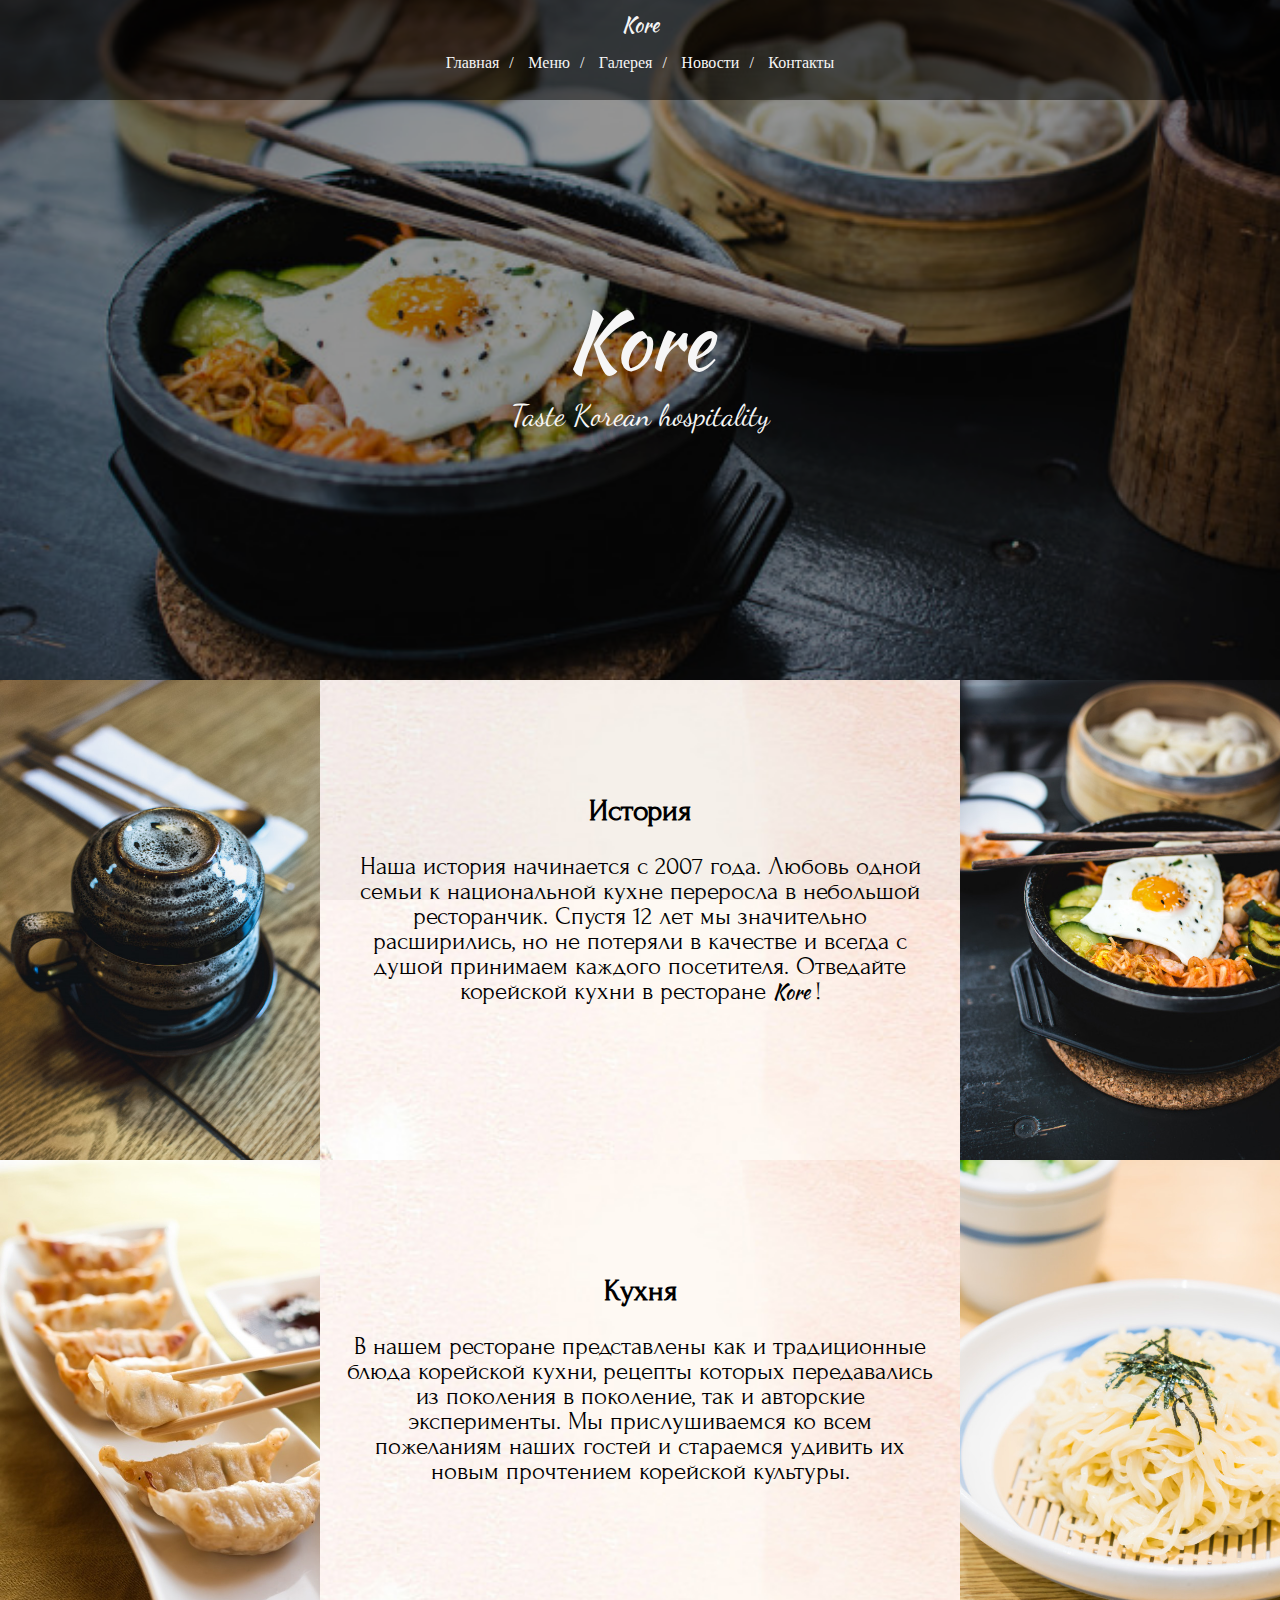
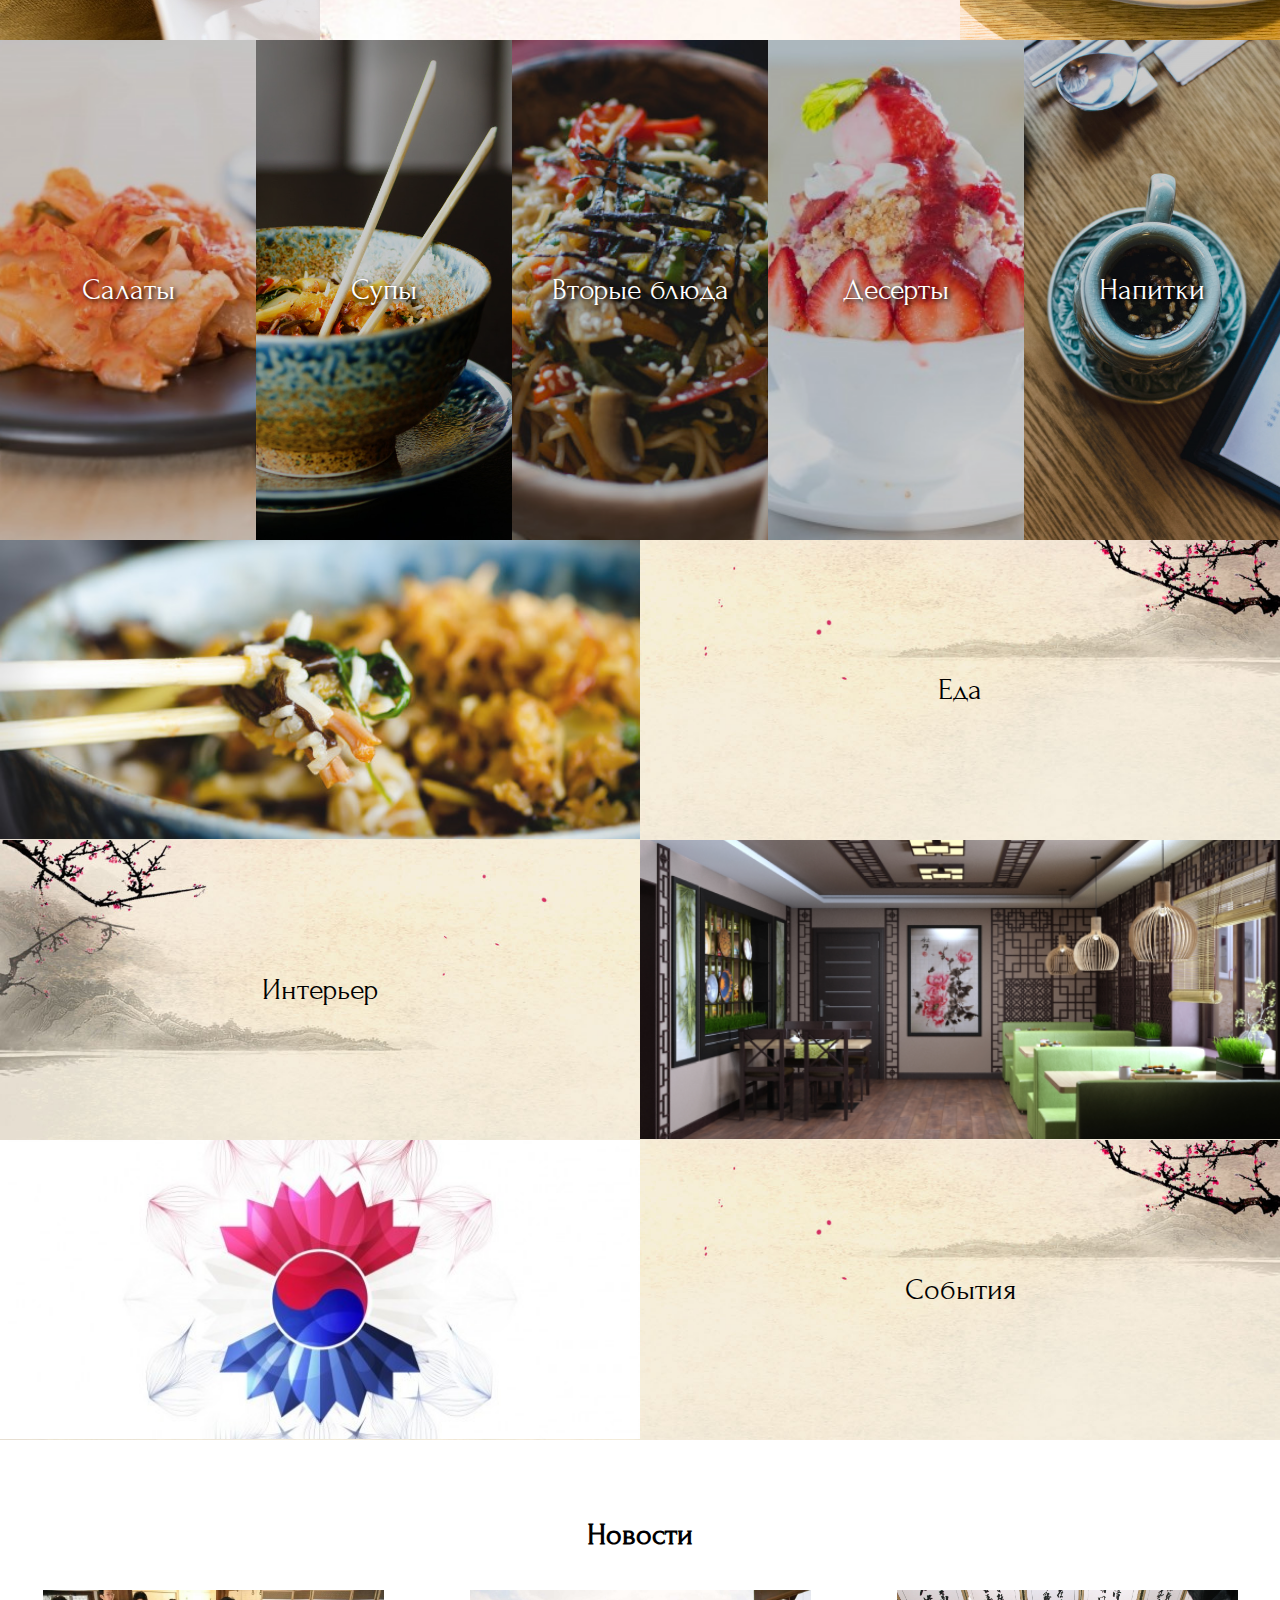
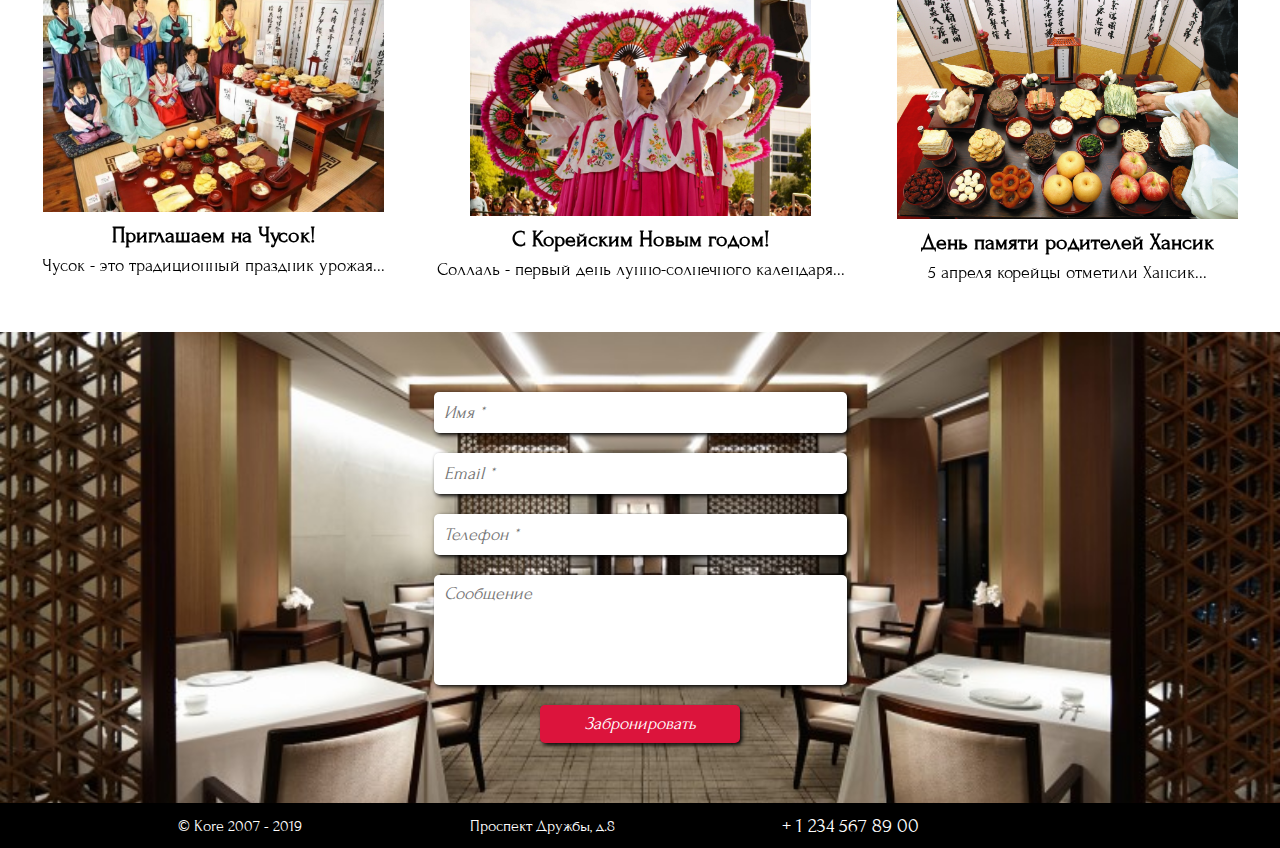
<file: index.html>
<!DOCTYPE html>
<html>
<head>
	<title>Kore</title>
	<meta charset="utf-8">
	<meta name="description" content="">
	<meta name="keywords" content="">
	<meta name="viewport" content="width=device-width, initial-scale=1.0" >
	<link rel="stylesheet" href="https://use.fontawesome.com/releases/v5.8.2/css/all.css" integrity="sha384-oS3vJWv+0UjzBfQzYUhtDYW+Pj2yciDJxpsK1OYPAYjqT085Qq/1cq5FLXAZQ7Ay" crossorigin="anonymous">
	<link rel="stylesheet" type="text/css" href="style/all.css">

</head>
<body>
	<div id="before-load">
	  <div class="semipolar-spinner">
		  <div class="ring"></div>
		  <div class="ring"></div>
		  <div class="ring"></div>
		  <div class="ring"></div>
		  <div class="ring"></div>
		</div>
	</div>
	<header>
		<div class="overlay"></div>
		<div class="header_nav">
			<div class="logo">
				<p>Kore</p>
			</div>
			<div class="nav_menu">
				<a class="nav_link" href="index.html">Главная</a>
				<a class="nav_link" href="menu.html">Меню</a>
				<a class="nav_link" href="gallery.html">Галерея</a>
				<a class="nav_link" href="news.html">Новости</a>
				<a class="nav_link" href="#contacts">Контакты</a>
			</div>
		</div>
		<div class="header_nav_mobile">
			<div class="hamburger">
				<img src="images/bowl2.png" alt="">
			</div>
			<div class="nav_menu" id="mobile_menu">
				<div class="close_menu">
					<img src="images/chopsticks7.png" alt="">
				</div>
				<a class="nav_link" href="index.html">Главная</a>
				<a class="nav_link" href="menu.html">Меню</a>
				<a class="nav_link" href="gallery.html">Галерея</a>
				<a class="nav_link" href="news.html">Новости</a>
				<a class="nav_link" href="#contacts">Контакты</a>
			</div>
		</div>
		<div class="header_info">
			<h1 class="title">Kore</h1>
			<p class="text">Taste Korean hospitality</p>
		</div>
	</header>

	<section class="about" id="about">
		<div class="wrapper">
			<img src="images/54.jpg" alt="">
			<div class="info">
				<h3 class="subtitle">История</h2>
				<p class="text">Наша история начинается с 2007 года. Любовь одной семьи к национальной кухне переросла в небольшой ресторанчик. Спустя 12 лет мы значительно расширились, но не потеряли в качестве и всегда с душой принимаем каждого посетителя. Отведайте корейской кухни в ресторане <span class="caption">Kore </span>!</p>
			</div>
			<img class="hidden" src="images/18.jpg" alt="">
		</div>
		<div class="wrapper bottom_wrapper">
			<img src="images/34.jpg" alt=""  id="cuisine">
			<div class="info">
				<h3 class="subtitle">Кухня</h2>
				<p class="text">В нашем ресторане представлены как и традиционные блюда корейской кухни, рецепты которых передавались из поколения в поколение, так и авторские эксперименты. Мы прислушиваемся ко всем пожеланиям наших гостей и стараемся удивить их новым прочтением корейской культуры.</p>
			</div>
			<img class="hidden" src="images/56.jpg" alt="">
		</div>
	</section>

	<section id="menu">
		<div class="wrapper menu">
			<div class="block">
				<div class="overlay"></div>
				<img class="promo" src="images/3.jpg" alt="">
				<a href="menu.html#salad" class='text'>Салаты</a>
			</div>
			<div class="block">
				<div class="overlay"></div>
				<img class="promo" src="images/23.jpg" alt="">
				<a href="menu.html#soup" class='text'>Супы</a>
			</div>
			<div class="block">
				<div class="overlay"></div>
				<img class="promo" src="images/16.jpg" alt="">
				<a href="menu.html#second" class='text'>Вторые блюда</a>
			</div>
			<div class="block">
				<div class="overlay"></div>
				<img class="promo" src="images/39.jpg" alt="">
				<a href="menu.html#dessert" class='text'>Десерты</a>
			</div>
			<div class="block">
				<div class="overlay"></div>
				<img class="promo" src="images/53.jpg" alt="">
				<a href="menu.html#drink" class='text'>Напитки</a>
			</div>
		</div>
	</section>

	<section id="gallery">
		<div class="wrapper gallery">
			<div class="block">
				<a class="gallery_img" href="gallery.html">
					<img src="images/1.jpg" alt="">
				</a>
				<a href="gallery.html" class="gallery_link">Еда</a>
			</div>
			<div class="block">
				<a href="gallery.html" class="gallery_link">Интерьер</a>
				<a class="gallery_img" href="gallery.html">
					<img src="images/1.png" alt="">
				</a>
			</div>
			<div class="block">
				<a class="gallery_img" href="gallery.html">
					<img src="images/49.jpg" alt="">
				</a>
				<a href="gallery.html" class="gallery_link">События</a>
			</div>
		</div>
	</section>

	<section id="news">
		<div class="wrapper news">
			<a href="news.html"><h2 class="title">Новости</h2></a>
			<div id="owl_carousel" class="owl_carousel">
			  	<div class="carousel_item">
					<a href="news.html#new1">
						<img class="carousel_img" src="images/63.jpg" alt="">
						<h3 class="carousel_caption">Приглашаем на Чусок!</h3>
						<p class="carousel_text">Чусок - это традиционный праздник урожая...</p>
					</a>
			  	</div>
			  	<div class="carousel_item">
			  		<a href="news.html#new2">
			  			<img class="carousel_img" src="images/66.jpg" alt="">
						<h3 class="carousel_caption">С Корейским Новым годом!</h3>
						<p class="carousel_text">Соллаль - первый день лунно-солнечного календаря...</p>
					</a>
			  	</div>
			  	<div class="carousel_item">
			  		<a href="news.html#new3">
			  			<img class="carousel_img" src="images/72.jpg" alt="">
						<h3 class="carousel_caption">День памяти родителей Хансик</h3>
						<p class="carousel_text">5 апреля корейцы отметили Хансик...</p>
					</a>
			  	</div>
			  	<div class="carousel_item">
			  		<a href="news.html#new4">
			  			<img class="carousel_img" src="images/68.jpg" alt="">
						<h3 class="carousel_caption">Толь</h3>
						<p class="carousel_text">Это особенный с древности праздник...</p>
					</a>
			  	</div>
			  	<div class="carousel_item">
			  		<a href="news.html#new5">
			  			<img class="carousel_img" src="images/45.jpg" alt="">
						<h3 class="carousel_caption">Новинки меню</h3>
						<p class="carousel_text">У нас радостная новость для Вас...</p>
					</a>
			  	</div>
			</div>
			<div class="carousel_buttons">
				<div class="prev"><i class="fas fa-chevron-left"></i></div>
				<div class="next"><i class="fas fa-chevron-right"></i></div>
			</div>
		</div>
	</section>

	<section class="reservation" id="reservation">
		<div class="wrapper">
			<form action="" id="reserve">
				<input type="text" name="name" placeholder="Имя *" required>
				<input type="email" name="email" placeholder="Email *" required>
				<input type="text" name="phone" placeholder="Телефон *" required>
				<textarea name="message" id="message" cols="30" rows="5" placeholder="Сообщение"></textarea>
				<input id="book_button" type="submit" value="Забронировать" >
			</form>
		</div>
	</section>

	<footer id="contacts">
		<div class="wrapper">
			<p class="copyright">&#169; Kore 2007 - 2019</p>
			<p class="address">Проспект Дружбы, д.8</p>
			<a href="+123456789">+ 1 234 567 89 00</a>
			<div class="social">
				<a href=""><i class="fab fa-instagram"></i></a>
				<a href=""><i class="fab fa-vk"></i></a>
				<a href=""><i class="fab fa-facebook-f"></i></a>
			</div>
		</div>
	</footer>

	<script src="script/vendor/jquery.3.3.1.js" ></script>
	<script src="script/vendor/isotope.pkgd.min.js"></script>
	<script src="script/vendor/owl.carousel.min.js"></script>
	<script src="script/script.js"></script>
	
</body>
</html>
</file>
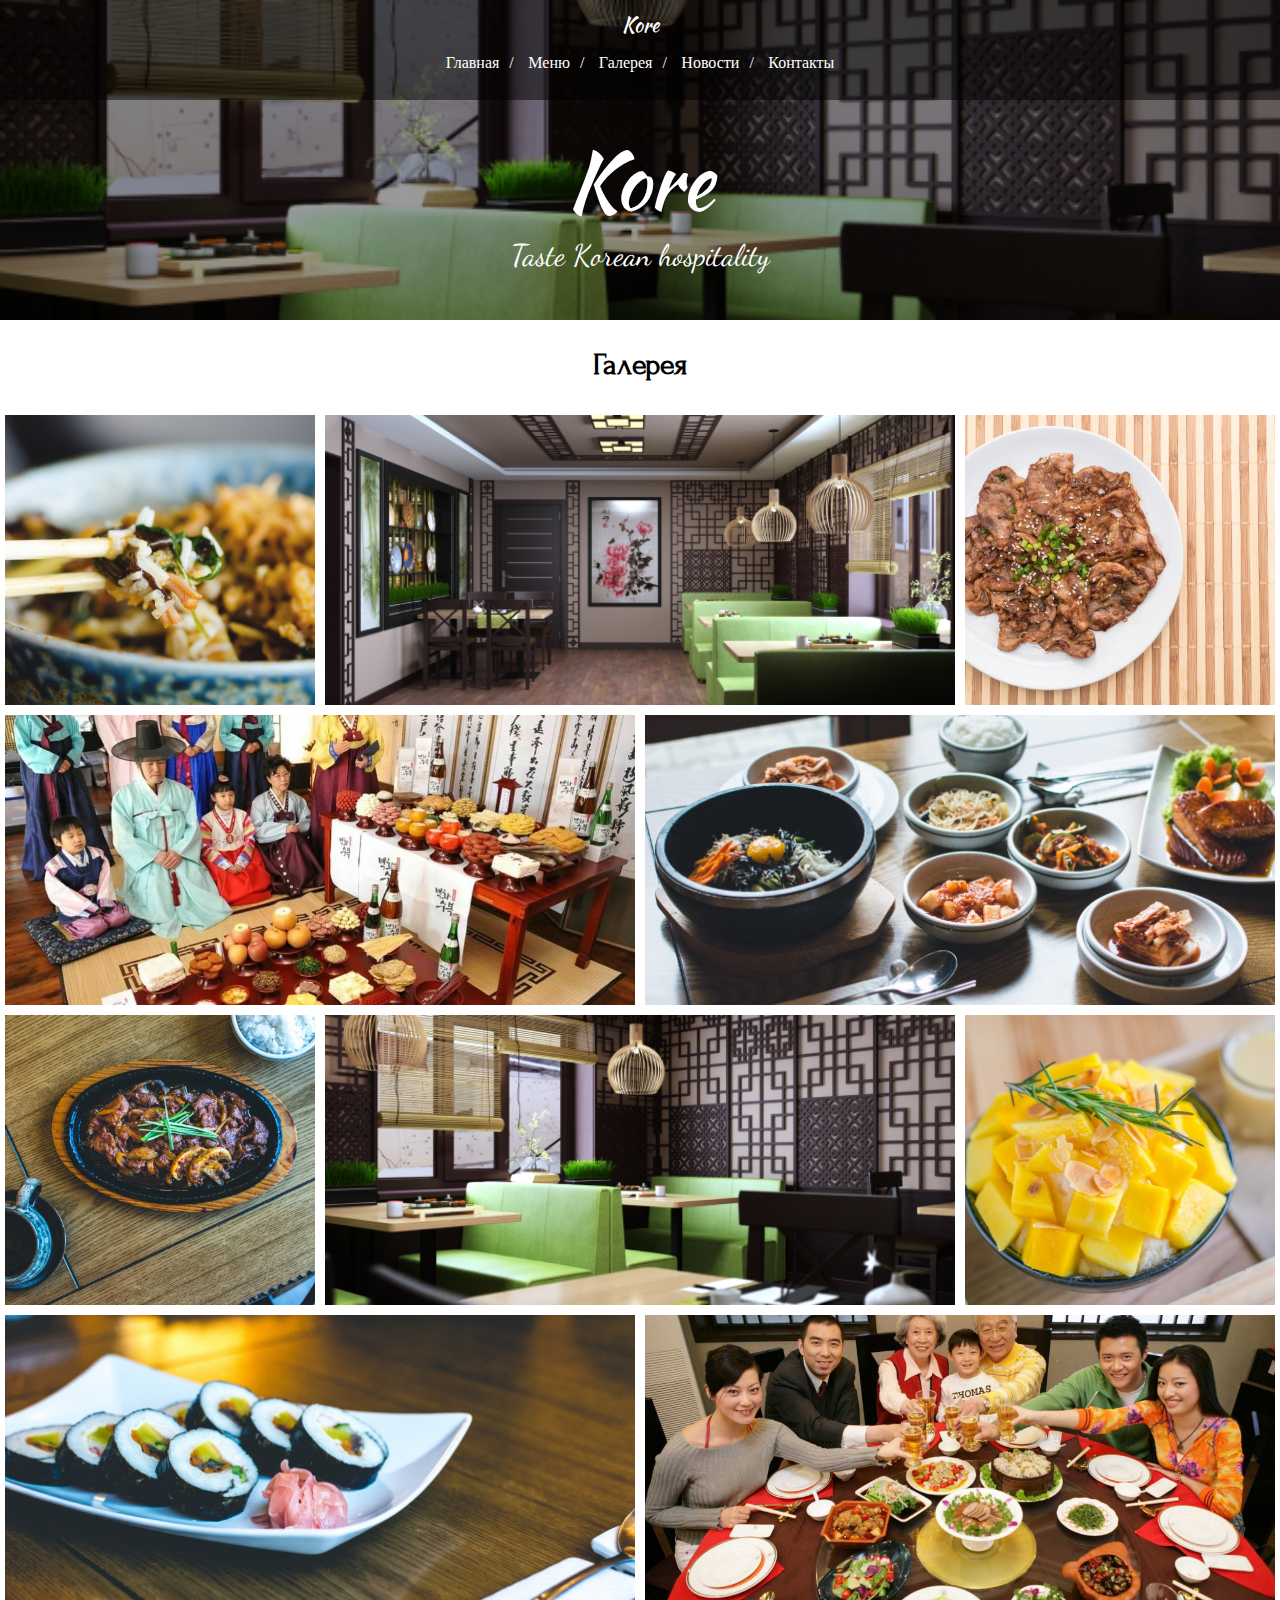
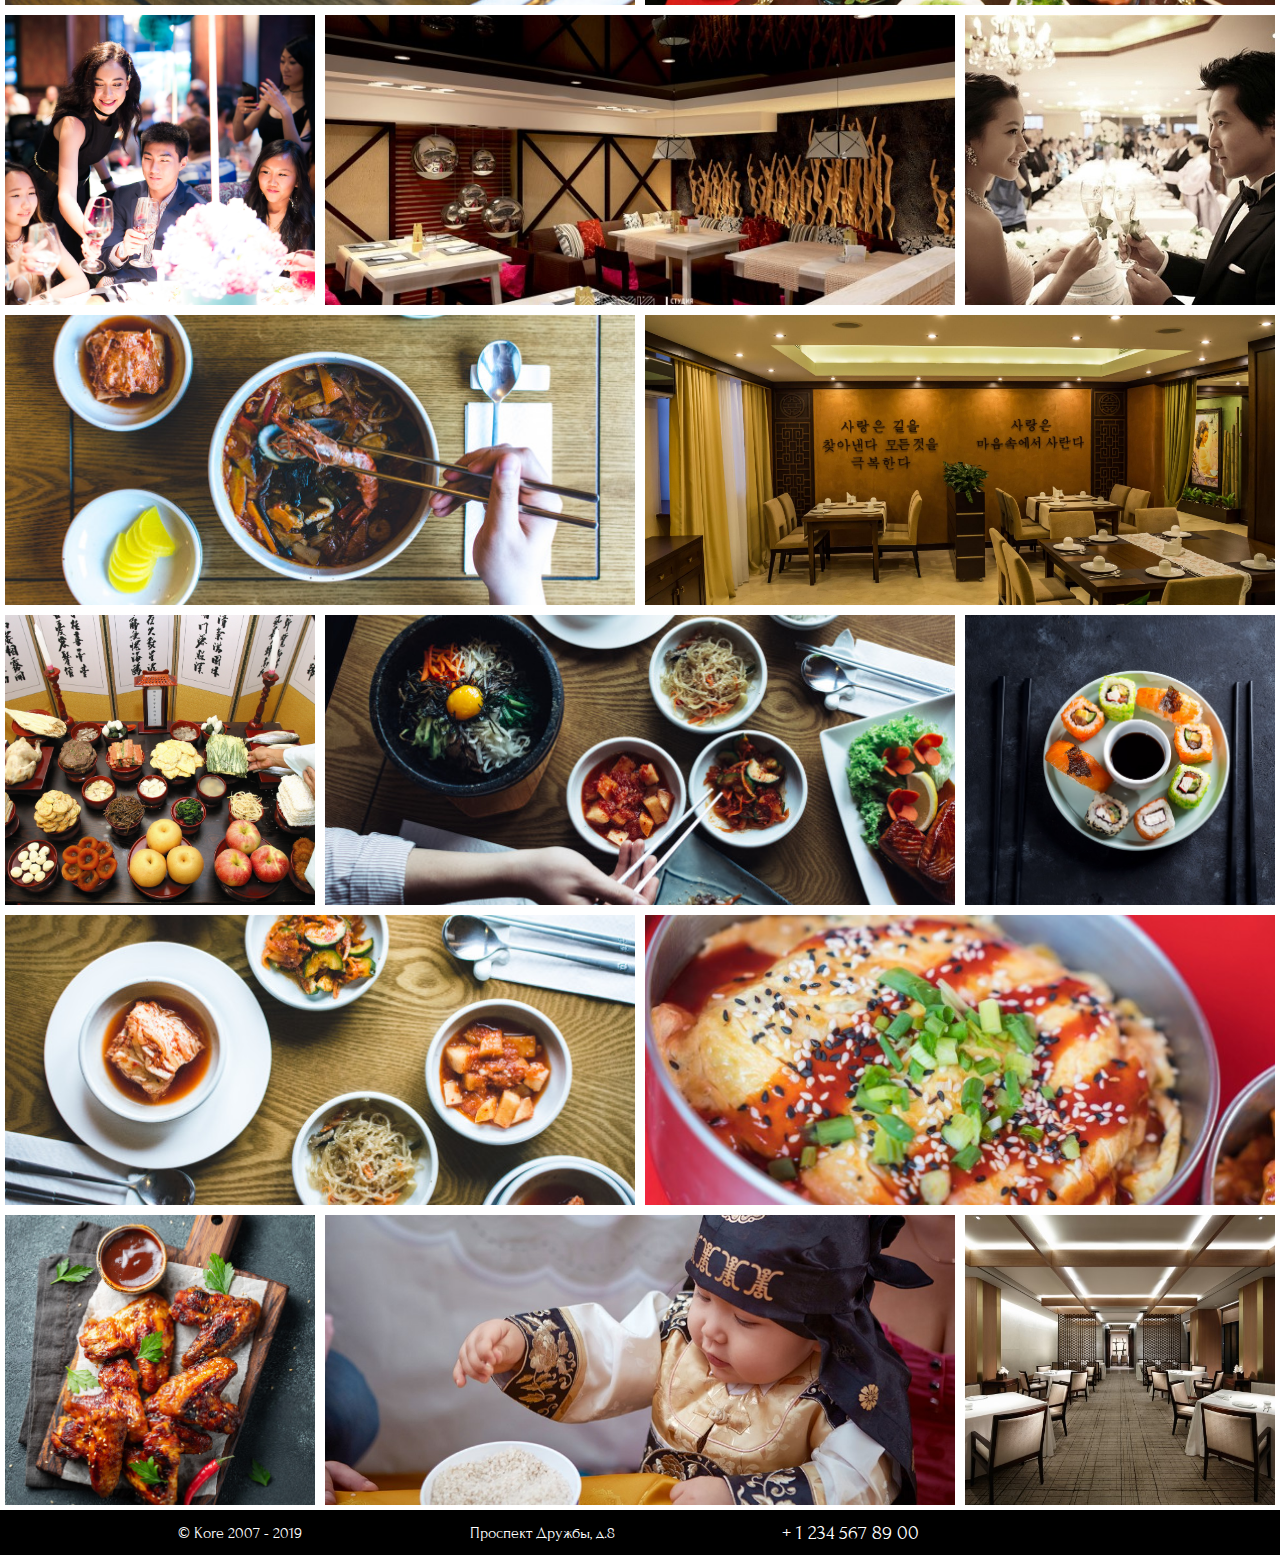
<file: gallery.html>
<!DOCTYPE html>
<html>
<head>
	<title>Kore</title>
	<meta charset="utf-8">
	<meta name="description" content="">
	<meta name="keywords" content="">
	<meta name="viewport" content="width=device-width, initial-scale=1.0" >
	<link rel="stylesheet" href="https://use.fontawesome.com/releases/v5.8.2/css/all.css" integrity="sha384-oS3vJWv+0UjzBfQzYUhtDYW+Pj2yciDJxpsK1OYPAYjqT085Qq/1cq5FLXAZQ7Ay" crossorigin="anonymous">
	<link rel="stylesheet" type="text/css" href="style/all.css">

</head>
<body>
	<div id="before-load">
	  <div class="semipolar-spinner">
		  <div class="ring"></div>
		  <div class="ring"></div>
		  <div class="ring"></div>
		  <div class="ring"></div>
		  <div class="ring"></div>
		</div>
	</div>
	</div>
	<header id="gallery_header">
		<div class="overlay"></div>
		<div class="header_nav">
			<div class="logo">
				<p>Kore</p>
			</div>
			<div class="nav_menu">
				<a class="nav_link" href="index.html">Главная</a>
				<a class="nav_link" href="menu.html">Меню</a>
				<a class="nav_link" href="gallery.html">Галерея</a>
				<a class="nav_link" href="news.html">Новости</a>
				<a class="nav_link" href="#contacts">Контакты</a>
			</div>
		</div>
		<div class="header_nav_mobile">
			<div class="hamburger">
				<img src="images/bowl2.png" alt="">
			</div>
			<div class="nav_menu" id="mobile_menu">
				<div class="close_menu">
					<img src="images/chopsticks7.png" alt="">
				</div>
				<a class="nav_link" href="index.html">Главная</a>
				<a class="nav_link" href="menu.html">Меню</a>
				<a class="nav_link" href="gallery.html">Галерея</a>
				<a class="nav_link" href="news.html">Новости</a>
				<a class="nav_link" href="#contacts">Контакты</a>
			</div>
		</div>
		<div class="header_info">
			<h1 class="title">Kore</h1>
			<p class="text">Taste Korean hospitality</p>
		</div>
	</header>

	<section id="gallery">
		<h2 class="title">Галерея</h2>
		<div class="wrapper gallery">
			<div class="grid" id="light">
				<div class="grid_item" data-src="images/1.jpg" data-download-url="false">
					<img src="images/1.jpg" alt="">
				</div>
				<div class="grid_item grid_item2" data-src="images/1.png"  data-download-url="false">
					<img src="images/1.png" alt="">
				</div>
				<div class="grid_item" data-src="images/2.jpg"  data-download-url="false">
					<img src="images/2.jpg" alt="">
				</div>

				<div class="grid_item grid_item2" data-src="images/63.jpg"  data-download-url="false">
					<img src="images/63.jpg" alt="">
				</div>
				<div class="grid_item grid_item2" data-src="images/7.jpg"  data-download-url="false">
					<img src="images/7.jpg" alt="">
				</div>

				<div class="grid_item grid_item" data-src="images/42.jpg"  data-download-url="false">
					<img src="images/42.jpg" alt="">
				</div>
				<div class="grid_item grid_item2" data-src="images/2.png"  data-download-url="false">
					<img src="images/2.png" alt="">
				</div>
				<div class="grid_item" data-src="images/40.jpg"  data-download-url="false">
					<img src="images/40.jpg" alt="">
				</div>

				<div class="grid_item grid_item2" data-src="images/13.jpg"  data-download-url="false">
					<img src="images/13.jpg" alt="">
				</div>
				<div class="grid_item grid_item2" data-src="images/74.jpg"  data-download-url="false">
					<img src="images/74.jpg" alt="">
				</div>

				<div class="grid_item grid_item" data-src="images/73.jpg"  data-download-url="false">
					<img src="images/73.jpg" alt="">
				</div>
				<div class="grid_item grid_item2" data-src="images/51.jpg"  data-download-url="false">
					<img src="images/51.jpg" alt="">
				</div>
				<div class="grid_item" data-src="images/77.jpg"  data-download-url="false">
					<img src="images/77.jpg" alt="">
				</div>

				<div class="grid_item grid_item2" data-src="images/21.jpg"  data-download-url="false">
					<img src="images/21.jpg" alt="">
				</div>
				<div class="grid_item grid_item2" data-src="images/50.jpg"  data-download-url="false">
					<img src="images/50.jpg" alt="">
				</div>

				<div class="grid_item grid_item" data-src="images/72.jpg"  data-download-url="false">
					<img src="images/72.jpg" alt="">
				</div>
				<div class="grid_item grid_item2" data-src="images/8.jpg"  data-download-url="false">
					<img src="images/8.jpg" alt="">
				</div>
				<div class="grid_item" data-src="images/14.jpg"  data-download-url="false">
					<img src="images/14.jpg" alt="">
				</div>

				<div class="grid_item grid_item2" data-src="images/15.jpg"  data-download-url="false">
					<img src="images/15.jpg" alt="">
				</div>
				<div class="grid_item grid_item2" data-src="images/30.jpg"  data-download-url="false">
					<img src="images/30.jpg" alt="">
				</div>

				<div class="grid_item grid_item" data-src="images/31.jpg"  data-download-url="false">
					<img src="images/31.jpg" alt="">
				</div>
				<div class="grid_item grid_item2" data-src="images/68.jpg"  data-download-url="false">
					<img src="images/68.jpg" alt="">
				</div>
				<div class="grid_item" data-src="images/52.jpg"  data-download-url="false">
					<img src="images/52.jpg" alt="">
				</div>
			</div>
		</div>
	</section>

	<footer id="contacts">
		<div class="wrapper">
			<p class="copyright">&#169; Kore 2007 - 2019</p>
			<p class="address">Проспект Дружбы, д.8</p>
			<a href="+123456789">+ 1 234 567 89 00</a>
			<div class="social">
				<a href=""><i class="fab fa-instagram"></i></a>
				<a href=""><i class="fab fa-vk"></i></a>
				<a href=""><i class="fab fa-facebook-f"></i></a>
			</div>
		</div>
	</footer>

	<script src="script/vendor/jquery.3.3.1.js" ></script>
	<script src="script/vendor/isotope.pkgd.min.js"></script>
	<script src="script/vendor/lightgallery.js"></script>
	<script src="script/script.js" ></script>

</body>
</html>
</file>
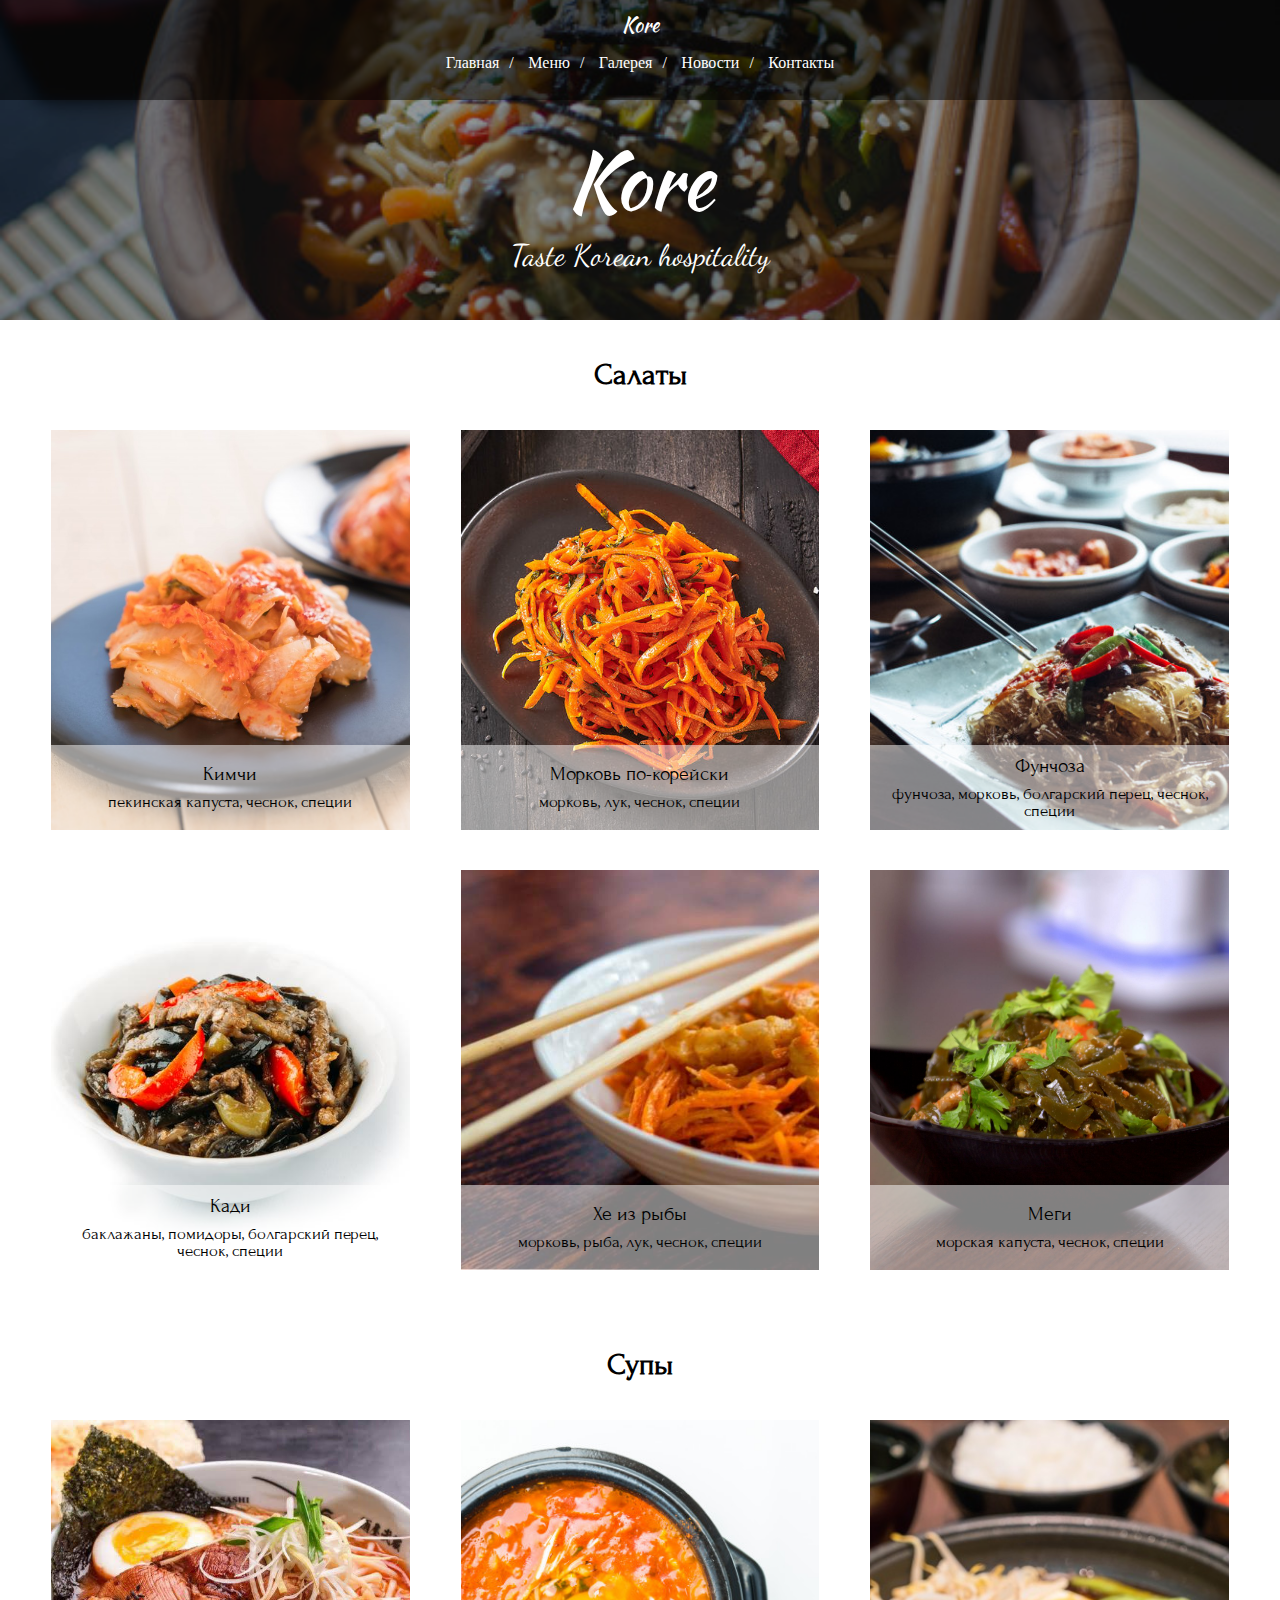
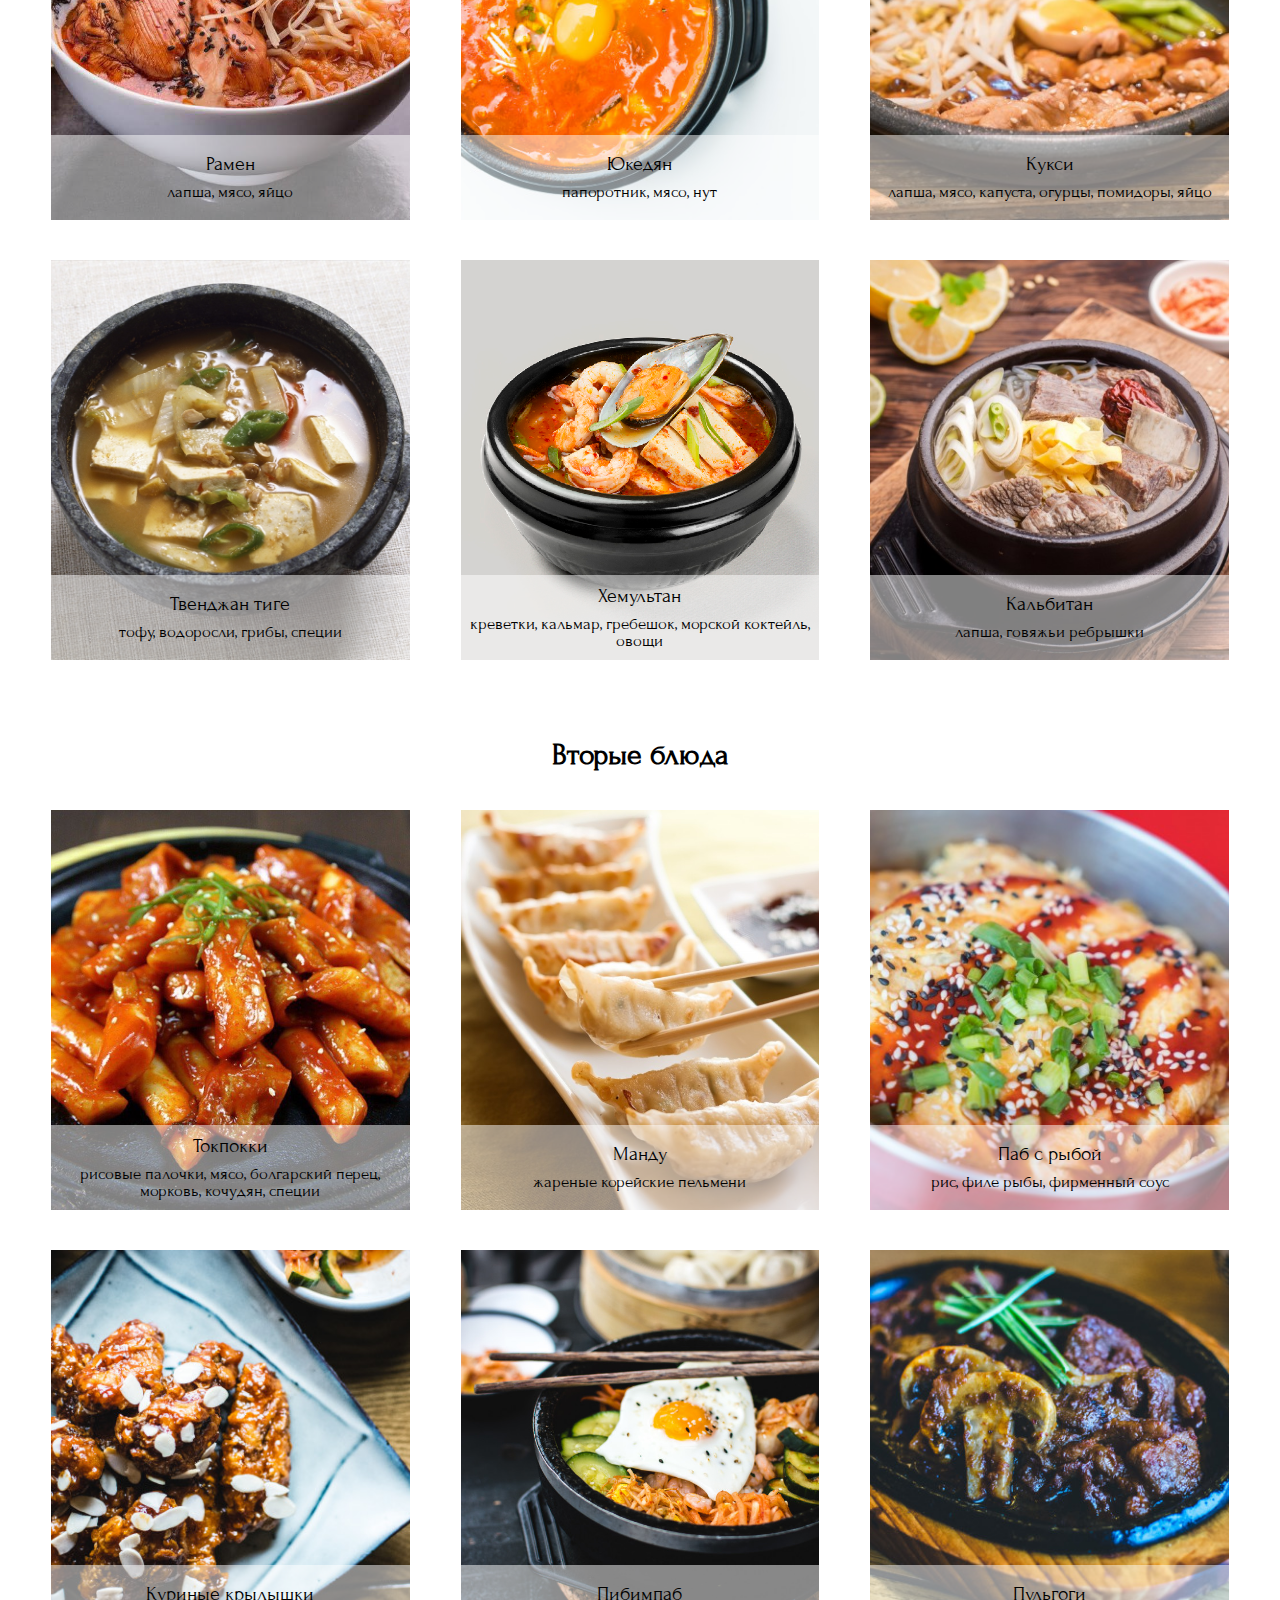
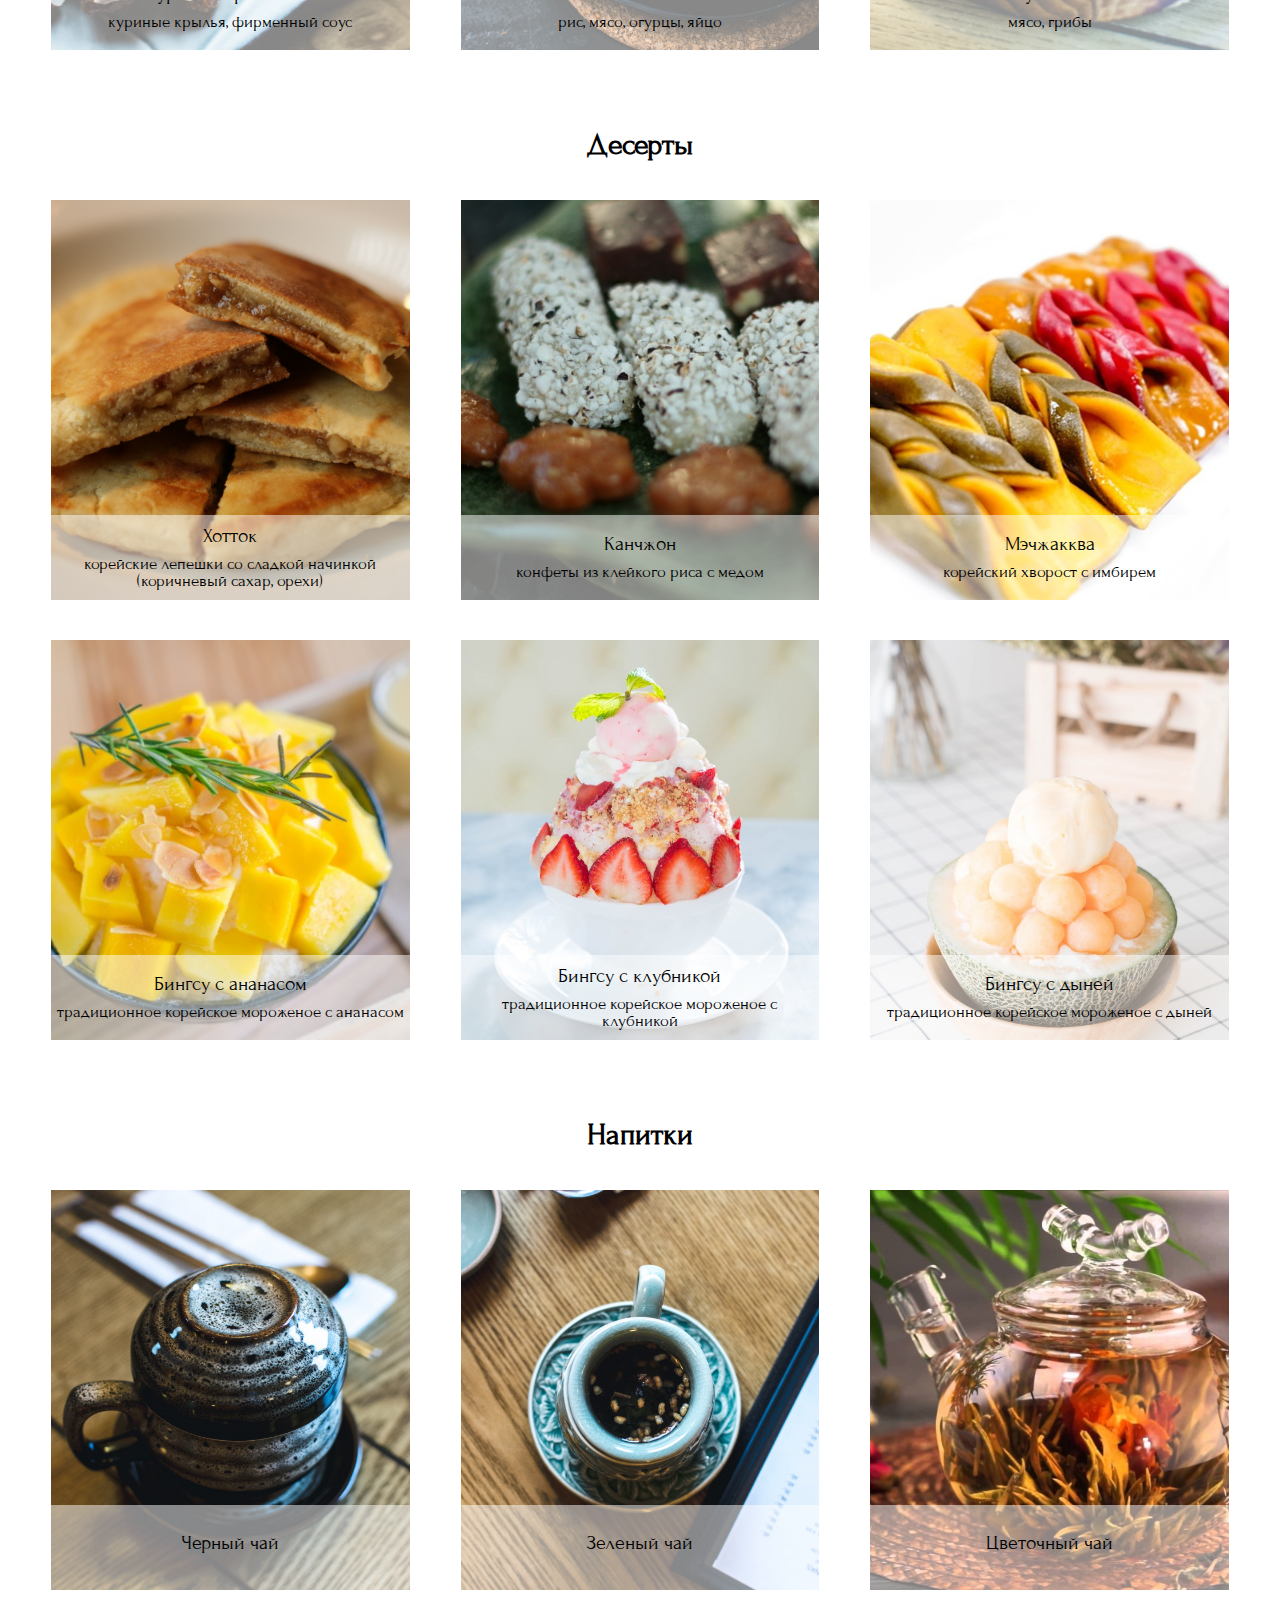
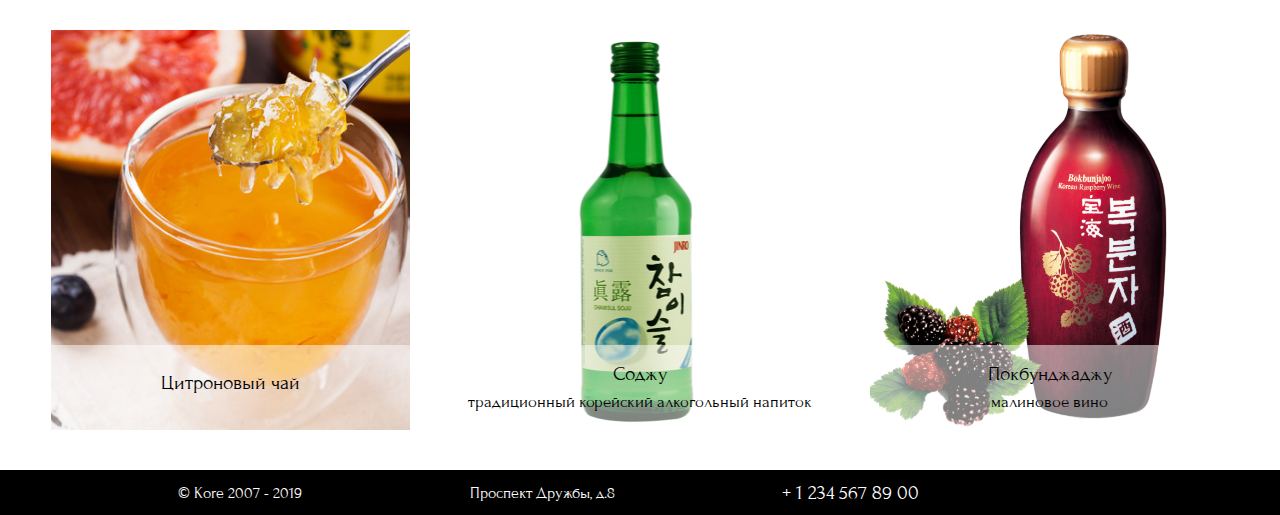
<file: menu.html>
<!DOCTYPE html>
<html>
<head>
	<title>Kore</title>
	<meta charset="utf-8">
	<meta name="description" content="">
	<meta name="keywords" content="">
	<meta name="viewport" content="width=device-width, initial-scale=1.0" >
	<link rel="stylesheet" href="https://use.fontawesome.com/releases/v5.8.2/css/all.css" integrity="sha384-oS3vJWv+0UjzBfQzYUhtDYW+Pj2yciDJxpsK1OYPAYjqT085Qq/1cq5FLXAZQ7Ay" crossorigin="anonymous">
	<link rel="stylesheet" type="text/css" href="style/all.css">

</head>
<body>
	<div id="before-load">
	  <div class="semipolar-spinner">
		  <div class="ring"></div>
		  <div class="ring"></div>
		  <div class="ring"></div>
		  <div class="ring"></div>
		  <div class="ring"></div>
		</div>
	</div>
	</div>
	<header id="menu_header">
		<div class="overlay"></div>
		<div class="header_nav">
			<div class="logo">
				<p>Kore</p>
			</div>
			<div class="nav_menu">
				<a class="nav_link" href="index.html">Главная</a>
				<a class="nav_link" href="menu.html">Меню</a>
				<a class="nav_link" href="gallery.html">Галерея</a>
				<a class="nav_link" href="news.html">Новости</a>
				<a class="nav_link" href="#contacts">Контакты</a>
			</div>
		</div>
		<div class="header_nav_mobile">
			<div class="hamburger">
				<img src="images/bowl2.png" alt="">
			</div>
			<div class="nav_menu" id="mobile_menu">
				<div class="close_menu">
					<img src="images/chopsticks7.png" alt="">
				</div>
				<a class="nav_link" href="index.html">Главная</a>
				<a class="nav_link" href="menu.html">Меню</a>
				<a class="nav_link" href="gallery.html">Галерея</a>
				<a class="nav_link" href="news.html">Новости</a>
				<a class="nav_link" href="#contacts">Контакты</a>
			</div>
		</div>
		<div class="header_info">
			<h1 class="title">Kore</h1>
			<p class="text">Taste Korean hospitality</p>
		</div>
	</header>

	<section id="news">
		<h2 class="title" id="salad">Салаты</h2>
		<div class="wrapper menu2">
			<div class="menu_item">
				<div class="menu_img" style="background-image:url('images/59.jpg')"></div>
				<a href="menu_detail(1).html" class="menu_desc">
					<p class="menu_caption">Кимчи</p>
					<p class="menu_ing">пекинская капуста, чеснок, специи</p>
				</a>
			</div>
			<div class="menu_item">
				<div class="menu_img" style="background-image:url('images/82.jpg')"></div>
				<a href="menu_detail.html" class="menu_desc">
					<p class="menu_caption">Морковь по-корейски</p>
					<p class="menu_ing">морковь, лук, чеснок, специи</p>
				</a>
			</div>
			<div class="menu_item">
				<div class="menu_img" style="background-image:url('images/6.jpg')"></div>
				<a href="menu_detail.html" class="menu_desc">
					<p class="menu_caption">Фунчоза</p>
					<p class="menu_ing">фунчоза, морковь, болгарский перец, чеснок, специи</p>
				</a>	
			</div>
			<div class="menu_item">
				<div class="menu_img" style="background-image:url('images/81.jpg')"></div>
				<a href="" class="menu_desc">
					<p class="menu_caption">Кади</p>
					<p class="menu_ing">баклажаны, помидоры, болгарский перец, чеснок, специи</p>
				</a>
			</div>
			<div class="menu_item">
				<div class="menu_img" style="background-image:url('images/83.jpg')"></div>
				<a href="" class="menu_desc">
					<p class="menu_caption">Хе из рыбы</p>
					<p class="menu_ing">морковь, рыба, лук, чеснок, специи</p>
				</a>
			</div>
			<div class="menu_item">
				<div class="menu_img" style="background-image:url('images/84.jpg')"></div>
				<a href="" class="menu_desc">
					<p class="menu_caption">Меги</p>
					<p class="menu_ing">морская капуста, чеснок, специи</p>
				</a>
			</div>
		</div>

		<h2 class="title" id="soup">Супы</h2>
		<div class="wrapper menu2">
			<div class="menu_item">
				<div class="menu_img" style="background-image:url('images/88.jpg')"></div>
				<a href="" class="menu_desc">
					<p class="menu_caption">Рамен</p>
					<p class="menu_ing">лапша, мясо, яйцо</p>
				</a>
			</div>
			<div class="menu_item">
				<div class="menu_img" style="background-image:url('images/32.jpg')"></div>
				<a href="" class="menu_desc">
					<p class="menu_caption">Юкедян</p>
					<p class="menu_ing">папоротник, мясо, нут</p>
				</a>
			</div>
			<div class="menu_item">
				<div class="menu_img" style="background-image:url('images/38.jpg')"></div>
				<a href="" class="menu_desc">
					<p class="menu_caption">Кукси</p>
					<p class="menu_ing">лапша, мясо, капуста, огурцы, помидоры, яйцо</p>
				</a>
			</div>
			<div class="menu_item">
				<div class="menu_img" style="background-image:url('images/85.jpg')"></div>
				<a href="" class="menu_desc">
					<p class="menu_caption">Твенджан тиге</p>
					<p class="menu_ing">тофу, водоросли, грибы, специи</p>
				</a>
			</div>
			<div class="menu_item">
				<div class="menu_img" style="background-image:url('images/86.jpg')"></div>
				<a href="" class="menu_desc">
					<p class="menu_caption">Хемультан</p>
					<p class="menu_ing">креветки, кальмар, гребешок, морской коктейль, овощи</p>
				</a>
			</div>
			<div class="menu_item">
				<div class="menu_img" style="background-image:url('images/87.jpg')"></div>
				<a href="" class="menu_desc">
					<p class="menu_caption">Кальбитан</p>
					<p class="menu_ing">лапша, говяжьи ребрышки</p>
				</a>
			</div>
		</div>

		<h2 class="title" id="second">Вторые блюда</h2>
		<div class="wrapper menu2">
			<div class="menu_item">
				<div class="menu_img" style="background-image:url('images/89.jpg')"></div>
				<a href="menu_detail(2).html" class="menu_desc">
					<p class="menu_caption">Токпокки</p>
					<p class="menu_ing">рисовые палочки, мясо, болгарский перец, морковь, кочудян, специи</p>
				</a>
			</div>
			<div class="menu_item">
				<div class="menu_img" style="background-image:url('images/34.jpg')"></div>
				<a href="" class="menu_desc">
					<p class="menu_caption">Манду</p>
					<p class="menu_ing">жареные корейские пельмени</p>
				</a>
			</div>
			<div class="menu_item">
				<div class="menu_img" style="background-image:url('images/30.jpg')"></div>
				<a href="" class="menu_desc">
					<p class="menu_caption">Паб с рыбой</p>
					<p class="menu_ing">рис, филе рыбы, фирменный соус</p>
				</a>
			</div>
			<div class="menu_item">
				<div class="menu_img" style="background-image:url('images/17.jpg')"></div>
				<a href="" class="menu_desc">
					<p class="menu_caption">Куриные крылышки</p>
					<p class="menu_ing">куриные крылья, фирменный соус</p>
				</a>
			</div>
			<div class="menu_item">
				<div class="menu_img" style="background-image:url('images/18.jpg')"></div>
				<a href="" class="menu_desc">
					<p class="menu_caption">Пибимпаб</p>
					<p class="menu_ing">рис, мясо, огурцы, яйцо</p>
				</a>
			</div>
			<div class="menu_item">
				<div class="menu_img" style="background-image:url('images/20.jpg')"></div>
				<a href="" class="menu_desc">
					<p class="menu_caption">Пульгоги</p>
					<p class="menu_ing">мясо, грибы</p>
				</a>
			</div>
		</div>

		<h2 class="title" id="dessert">Десерты</h2>
		<div class="wrapper menu2">
			<div class="menu_item">
				<div class="menu_img" style="background-image:url('images/78.jpg')"></div>
				<a href="" class="menu_desc">
					<p class="menu_caption">Хотток</p>
					<p class="menu_ing">корейские лепешки со сладкой начинкой (коричневый сахар, орехи)</p>
				</a>
			</div>
			<div class="menu_item">
				<div class="menu_img" style="background-image:url('images/79.jpg')"></div>
				<a href="" class="menu_desc">
					<p class="menu_caption">Канчжон</p>
					<p class="menu_ing">конфеты из клейкого риса с медом</p>
				</a>
			</div>
			<div class="menu_item">
				<div class="menu_img" style="background-image:url('images/80.jpg')"></div>
				<a href="" class="menu_desc">
					<p class="menu_caption">Мэчжакква</p>
					<p class="menu_ing">корейский хворост с имбирем</p>
				</a>
			</div>
			<div class="menu_item">
				<div class="menu_img" style="background-image:url('images/40.jpg')"></div>
				<a href="" class="menu_desc">
					<p class="menu_caption">Бингсу с ананасом</p>
					<p class="menu_ing">традиционное корейское мороженое с ананасом</p>
				</a>
			</div>
			<div class="menu_item">
				<div class="menu_img" style="background-image:url('images/61.jpg')"></div>
				<a href="" class="menu_desc">
					<p class="menu_caption">Бингсу с клубникой</p>
					<p class="menu_ing">традиционное корейское мороженое с клубникой</p>
				</a>
			</div>
			<div class="menu_item">
				<div class="menu_img" style="background-image:url('images/57.jpg')"></div>
				<a href="" class="menu_desc">
					<p class="menu_caption">Бингсу с дыней</p>
					<p class="menu_ing">традиционное корейское мороженое с дыней</p>
				</a>
			</div>
		</div>

		<h2 class="title" id="drink">Напитки</h2>
		<div class="wrapper menu2">
			<div class="menu_item">
				<div class="menu_img" style="background-image:url('images/54.jpg')"></div>
				<a href="" class="menu_desc">
					<p class="menu_caption">Черный чай</p>
					<p class="menu_ing"></p>
				</a>
			</div>
			<div class="menu_item">
				<div class="menu_img" style="background-image:url('images/53.jpg')"></div>
				<a href="" class="menu_desc">
					<p class="menu_caption">Зеленый чай</p>
					<p class="menu_ing"></p>
				</a>
			</div>
			<div class="menu_item">
				<div class="menu_img" style="background-image:url('images/90.jpg')"></div>
				<a href="" class="menu_desc">
					<p class="menu_caption">Цветочный чай</p>
					<p class="menu_ing"></p>
				</a>
			</div>
			<div class="menu_item">
				<div class="menu_img" style="background-image:url('images/92.jpg')"></div>
				<a href="" class="menu_desc">
					<p class="menu_caption">Цитроновый чай</p>
					<p class="menu_ing"></p>
				</a>
			</div>
			<div class="menu_item">
				<div class="menu_img" style="background-image:url('images/93.jpg')"></div>
				<a href="" class="menu_desc">
					<p class="menu_caption">Соджу</p>
					<p class="menu_ing">традиционный корейский алкогольный напиток</p>
				</a>
			</div>
			<div class="menu_item">
				<div class="menu_img" style="background-image:url('images/91.png')"></div>
				<a href="" class="menu_desc">
					<p class="menu_caption">Покбунджаджу </p>
					<p class="menu_ing">малиновое вино</p>
				</a>
			</div>
		</div>
	</section>

	<footer id="contacts">
		<div class="wrapper">
			<p class="copyright">&#169; Kore 2007 - 2019</p>
			<p class="address">Проспект Дружбы, д.8</p>
			<a href="+123456789">+ 1 234 567 89 00</a>
			<div class="social">
				<a href=""><i class="fab fa-instagram"></i></a>
				<a href=""><i class="fab fa-vk"></i></a>
				<a href=""><i class="fab fa-facebook-f"></i></a>
			</div>
		</div>
	</footer>

	<script src="script/vendor/jquery.3.3.1.js" ></script>
	<script src="script/vendor/isotope.pkgd.min.js"></script>
	<script src="script/script.js" ></script>

</body>
</html>
</file>
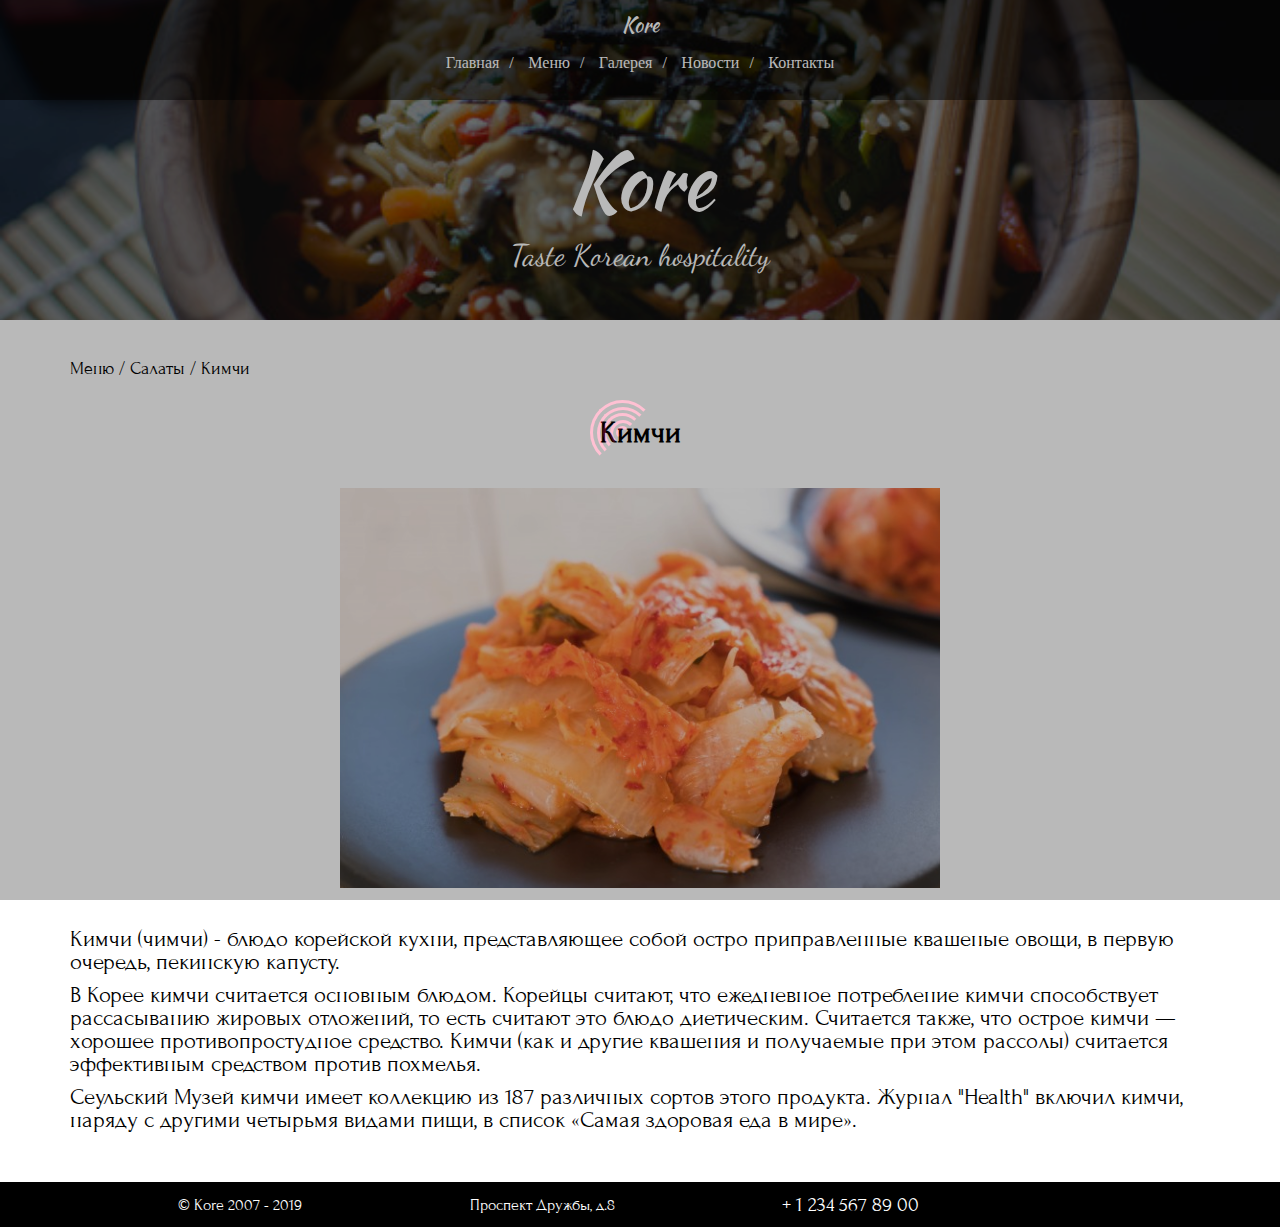
<file: menu_detail(1).html>
<!DOCTYPE html>
<html>
<head>
	<title>Kore</title>
	<meta charset="utf-8">
	<meta name="description" content="">
	<meta name="keywords" content="">
	<meta name="viewport" content="width=device-width, initial-scale=1.0" >
	<link rel="stylesheet" href="https://use.fontawesome.com/releases/v5.8.2/css/all.css" integrity="sha384-oS3vJWv+0UjzBfQzYUhtDYW+Pj2yciDJxpsK1OYPAYjqT085Qq/1cq5FLXAZQ7Ay" crossorigin="anonymous">
	<link rel="stylesheet" type="text/css" href="style/all.css">

</head>
<body>
	<div id="before-load">
	  <div class="semipolar-spinner">
		  <div class="ring"></div>
		  <div class="ring"></div>
		  <div class="ring"></div>
		  <div class="ring"></div>
		  <div class="ring"></div>
		</div>
	</div>
	</div>
	<header id="menu_header">
		<div class="overlay"></div>
		<div class="header_nav">
			<div class="logo">
				<p>Kore</p>
			</div>
			<div class="nav_menu">
				<a class="nav_link" href="index.html">Главная</a>
				<a class="nav_link" href="menu.html">Меню</a>
				<a class="nav_link" href="gallery.html">Галерея</a>
				<a class="nav_link" href="news.html">Новости</a>
				<a class="nav_link" href="#contacts">Контакты</a>
			</div>
		</div>
		<div class="header_nav_mobile">
			<div class="hamburger">
				<img src="images/bowl2.png" alt="">
			</div>
			<div class="nav_menu" id="mobile_menu">
				<div class="close_menu">
					<img src="images/chopsticks7.png" alt="">
				</div>
				<a class="nav_link" href="index.html">Главная</a>
				<a class="nav_link" href="menu.html">Меню</a>
				<a class="nav_link" href="gallery.html">Галерея</a>
				<a class="nav_link" href="news.html">Новости</a>
				<a class="nav_link" href="#contacts">Контакты</a>
			</div>
		</div>
		<div class="header_info">
			<h1 class="title">Kore</h1>
			<p class="text">Taste Korean hospitality</p>
		</div>
	</header>

	<section id="news">
		<div class="breadcrumbs">
			<a href="menu.html" class="breadcrumb_link">Меню</a>
			<a href="menu.html#salad" class="breadcrumb_link">Салаты</a>
			<a href="menu_detail(1).html" class="breadcrumb_link">Кимчи</a>
		</div>
		<h2 class="title" id="salad">Кимчи</h2>
		<div class="wrapper menu3">
			<div class="menu_item">
				<div class="menu_img" style="background-image:url('images/59.jpg')"></div>	
			</div>
			<p class="menu_ing">Кимчи (чимчи) - блюдо корейской кухни, представляющее собой остро приправленные квашеные овощи, в первую очередь, пекинскую капусту. </p>
			<p class="menu_ing">В Корее кимчи считается основным блюдом. Корейцы считают, что ежедневное потребление кимчи способствует рассасыванию жировых отложений, то есть считают это блюдо диетическим. Считается также, что острое кимчи — хорошее противопростудное средство. Кимчи (как и другие квашения и получаемые при этом рассолы) считается эффективным средством против похмелья.</p> 
			<p class="menu_ing">Сеульский Музей кимчи имеет коллекцию из 187 различных сортов этого продукта. Журнал "Health" включил кимчи, наряду с другими четырьмя видами пищи, в список «Самая здоровая еда в мире». </p>
		</div>
	</section>

	<footer id="contacts">
		<div class="wrapper">
			<p class="copyright">&#169; Kore 2007 - 2019</p>
			<p class="address">Проспект Дружбы, д.8</p>
			<a href="+123456789">+ 1 234 567 89 00</a>
			<div class="social">
				<a href=""><i class="fab fa-instagram"></i></a>
				<a href=""><i class="fab fa-vk"></i></a>
				<a href=""><i class="fab fa-facebook-f"></i></a>
			</div>
		</div>
	</footer>

	<script src="script/vendor/jquery.3.3.1.js" ></script>
	<script src="script/vendor/isotope.pkgd.min.js"></script>
	<script src="script/script.js" ></script>

</body>
</html>
</file>
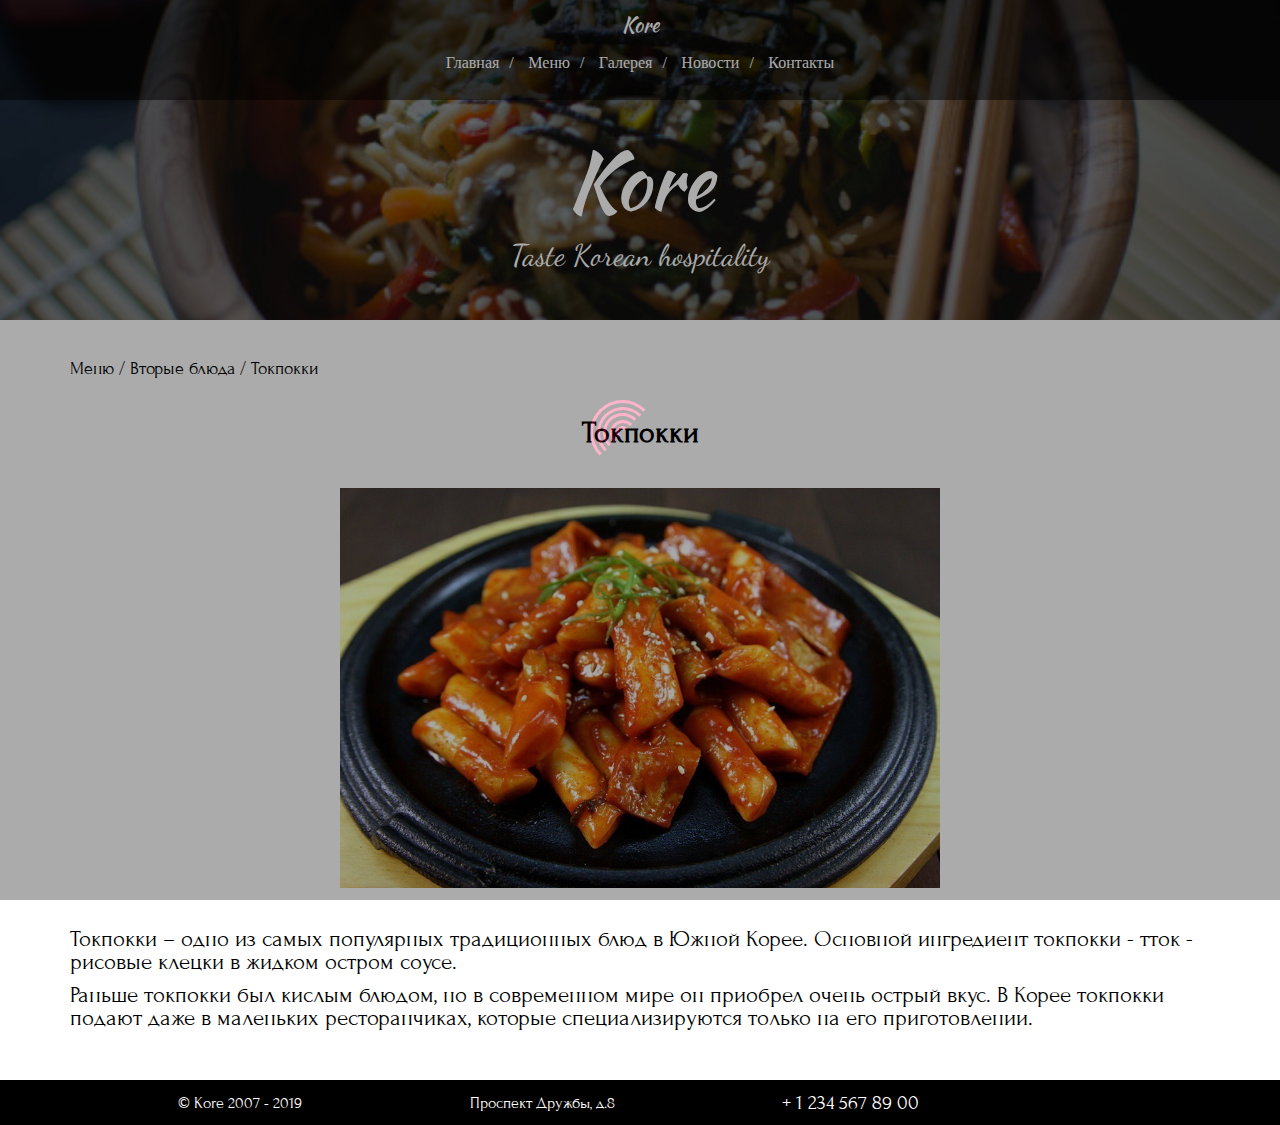
<file: menu_detail(2).html>
<!DOCTYPE html>
<html>
<head>
	<title>Kore</title>
	<meta charset="utf-8">
	<meta name="description" content="">
	<meta name="keywords" content="">
	<meta name="viewport" content="width=device-width, initial-scale=1.0" >
	<link rel="stylesheet" href="https://use.fontawesome.com/releases/v5.8.2/css/all.css" integrity="sha384-oS3vJWv+0UjzBfQzYUhtDYW+Pj2yciDJxpsK1OYPAYjqT085Qq/1cq5FLXAZQ7Ay" crossorigin="anonymous">
	<link rel="stylesheet" type="text/css" href="style/all.css">

</head>
<body>
	<div id="before-load">
	  <div class="semipolar-spinner">
		  <div class="ring"></div>
		  <div class="ring"></div>
		  <div class="ring"></div>
		  <div class="ring"></div>
		  <div class="ring"></div>
		</div>
	</div>
	</div>
	<header id="menu_header">
		<div class="overlay"></div>
		<div class="header_nav">
			<div class="logo">
				<p>Kore</p>
			</div>
			<div class="nav_menu">
				<a class="nav_link" href="index.html">Главная</a>
				<a class="nav_link" href="menu.html">Меню</a>
				<a class="nav_link" href="gallery.html">Галерея</a>
				<a class="nav_link" href="news.html">Новости</a>
				<a class="nav_link" href="#contacts">Контакты</a>
			</div>
		</div>
		<div class="header_nav_mobile">
			<div class="hamburger">
				<img src="images/bowl2.png" alt="">
			</div>
			<div class="nav_menu" id="mobile_menu">
				<div class="close_menu">
					<img src="images/chopsticks7.png" alt="">
				</div>
				<a class="nav_link" href="index.html">Главная</a>
				<a class="nav_link" href="menu.html">Меню</a>
				<a class="nav_link" href="gallery.html">Галерея</a>
				<a class="nav_link" href="news.html">Новости</a>
				<a class="nav_link" href="#contacts">Контакты</a>
			</div>
		</div>
		<div class="header_info">
			<h1 class="title">Kore</h1>
			<p class="text">Taste Korean hospitality</p>
		</div>
	</header>

	<section id="news">
		<div class="breadcrumbs">
			<a href="menu.html" class="breadcrumb_link">Меню</a>
			<a href="menu.html#second" class="breadcrumb_link">Вторые блюда</a>
			<a href="menu_detail(2).html" class="breadcrumb_link">Токпокки</a>
		</div>
		<h2 class="title" id="salad">Токпокки</h2>
		<div class="wrapper menu3">
			<div class="menu_item">
				<div class="menu_img" style="background-image:url('images/89.jpg')"></div>
			</div>
			<p class="menu_ing">Токпокки – одно из самых популярных традиционных блюд в Южной Корее. Основной ингредиент токпокки - тток - рисовые клецки в жидком остром соусе. </p>
			<p class="menu_ing">Раньше токпокки был кислым блюдом, но в современном мире он приобрел очень острый вкус. В Корее токпокки подают даже в маленьких ресторанчиках, которые специализируются только на его приготовлении.</p>
		</div>
	</section>

	<footer id="contacts">
		<div class="wrapper">
			<p class="copyright">&#169; Kore 2007 - 2019</p>
			<p class="address">Проспект Дружбы, д.8</p>
			<a href="+123456789">+ 1 234 567 89 00</a>
			<div class="social">
				<a href=""><i class="fab fa-instagram"></i></a>
				<a href=""><i class="fab fa-vk"></i></a>
				<a href=""><i class="fab fa-facebook-f"></i></a>
			</div>
		</div>
	</footer>

	<script src="script/vendor/jquery.3.3.1.js" ></script>
	<script src="script/vendor/isotope.pkgd.min.js"></script>
	<script src="script/script.js" ></script>

</body>
</html>
</file>
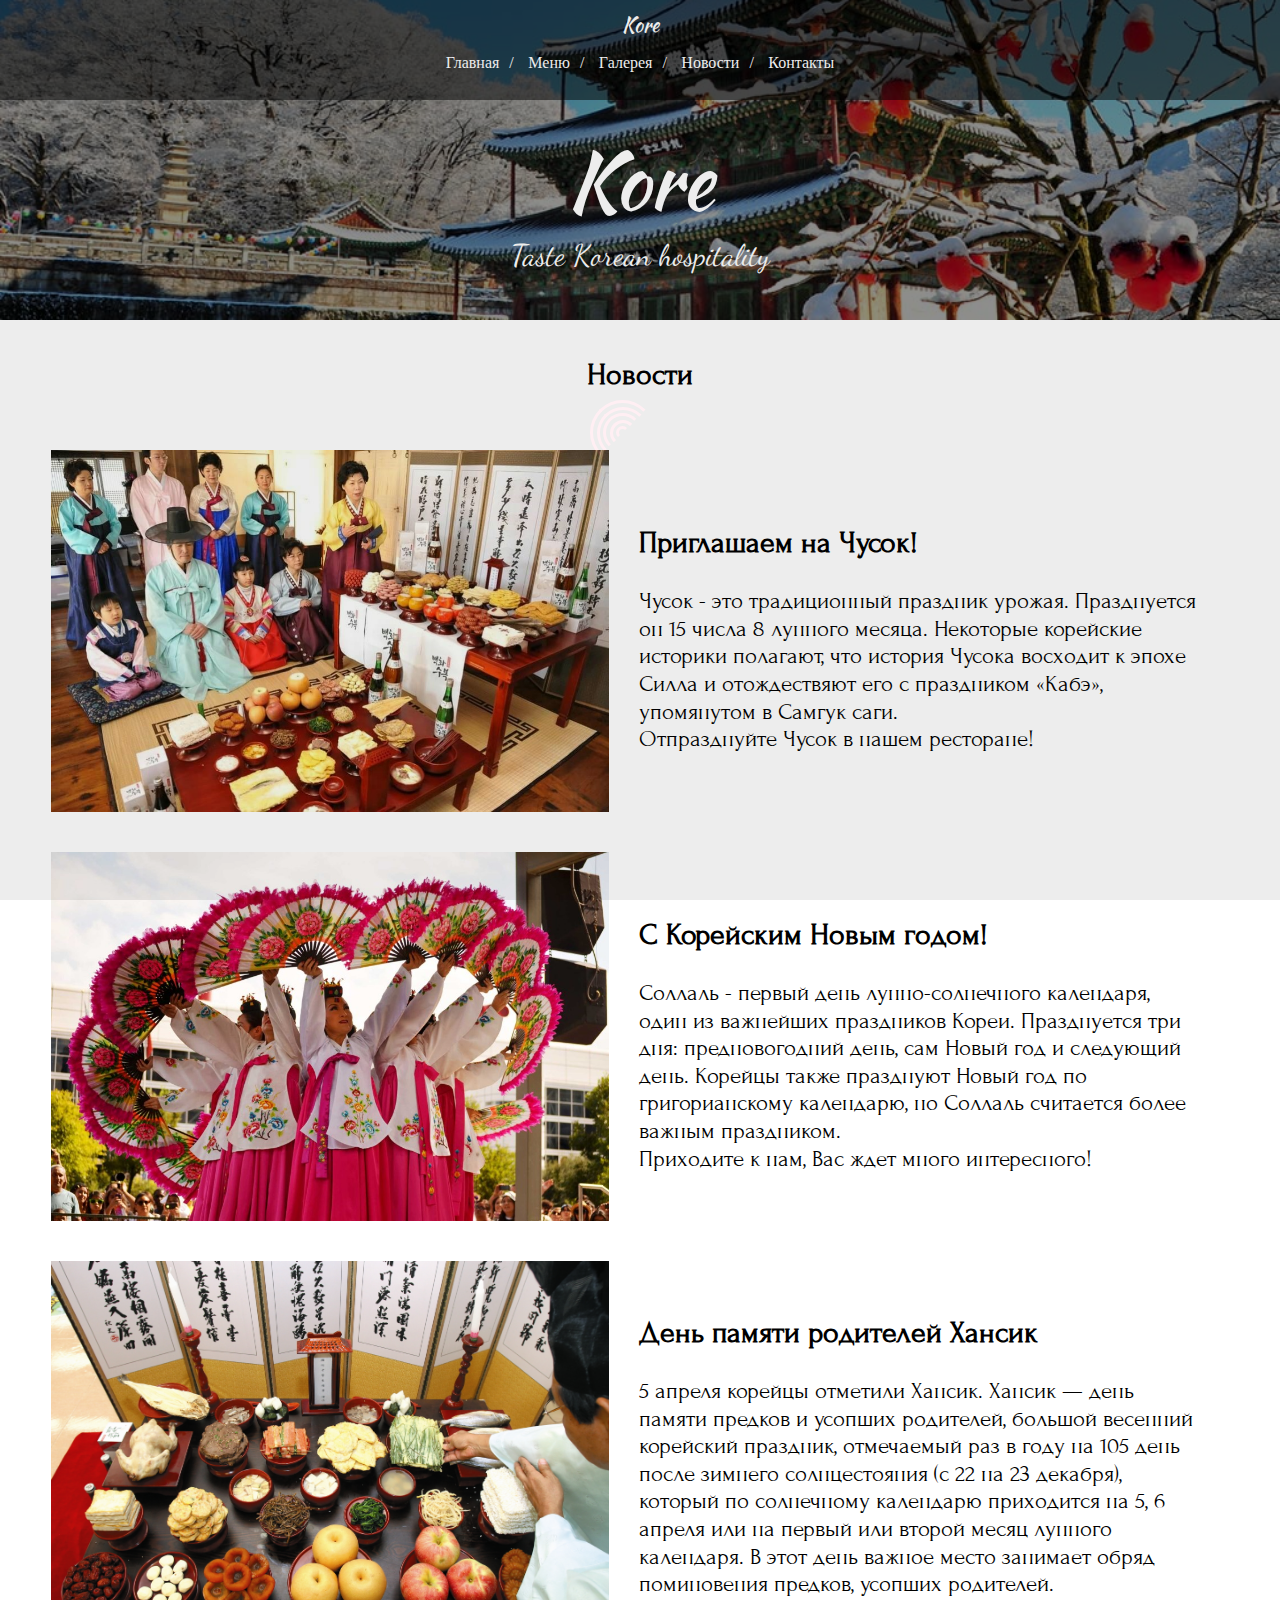
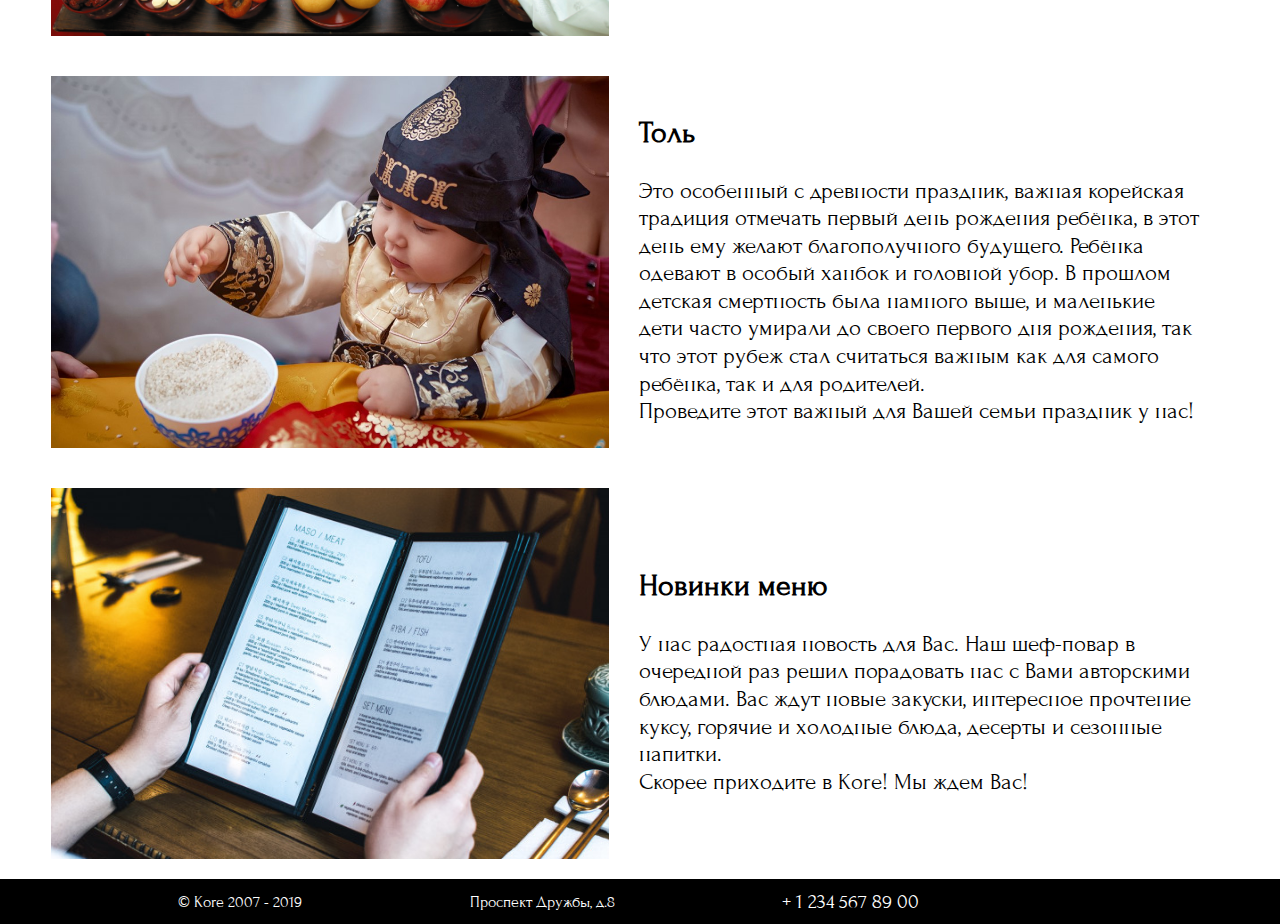
<file: news.html>
<!DOCTYPE html>
<html>
<head>
	<title>Kore</title>
	<meta charset="utf-8">
	<meta name="description" content="">
	<meta name="keywords" content="">
	<meta name="viewport" content="width=device-width, initial-scale=1.0" >
	<link rel="stylesheet" href="https://use.fontawesome.com/releases/v5.8.2/css/all.css" integrity="sha384-oS3vJWv+0UjzBfQzYUhtDYW+Pj2yciDJxpsK1OYPAYjqT085Qq/1cq5FLXAZQ7Ay" crossorigin="anonymous">
	<link rel="stylesheet" type="text/css" href="style/all.css">

</head>
<body>
	<div id="before-load">
	  	<div class="semipolar-spinner">
			<div class="ring"></div>
			<div class="ring"></div>
			<div class="ring"></div>
			<div class="ring"></div>
			<div class="ring"></div>
		</div>
	</div>
	<header id="news_header">
		<div class="overlay"></div>
		<div class="header_nav">
			<div class="logo">
				<p>Kore</p>
			</div>
			<div class="nav_menu">
				<a class="nav_link" href="index.html">Главная</a>
				<a class="nav_link" href="menu.html">Меню</a>
				<a class="nav_link" href="gallery.html">Галерея</a>
				<a class="nav_link" href="news.html">Новости</a>
				<a class="nav_link" href="#contacts">Контакты</a>
			</div>
		</div>
		<div class="header_nav_mobile">
			<div class="hamburger">
				<img src="images/bowl2.png" alt="">
			</div>
			<div class="nav_menu" id="mobile_menu">
				<div class="close_menu">
					<img src="images/chopsticks7.png" alt="">
				</div>
				<a class="nav_link" href="index.html">Главная</a>
				<a class="nav_link" href="menu.html">Меню</a>
				<a class="nav_link" href="gallery.html">Галерея</a>
				<a class="nav_link" href="news.html">Новости</a>
				<a class="nav_link" href="#contacts">Контакты</a>
			</div>
		</div>
		<div class="header_info">
			<h1 class="title">Kore</h1>
			<p class="text">Taste Korean hospitality</p>
		</div>
	</header>

	<section id="news">
		<h2 class="title">Новости</h2>
		<div class="wrapper news2">
			<div class="news_item" id="new1">
				<img src="images/63.jpg" alt="">
				<div class="text_block">
					<h3 class="news_caption">Приглашаем на Чусок!</h3>
					<p class="news_text">Чусок - это традиционный праздник урожая. Празднуется он 15 числа 8 лунного месяца. Некоторые корейские историки полагают, что история Чусока восходит к эпохе Силла и отождествяют его с праздником «Кабэ», упомянутом в Самгук саги. <br> Отпразднуйте Чусок в нашем ресторане!</p>
				</div>
			</div>
			<div class="news_item" id="new2">
				<img src="images/66.jpg" alt="">
				<div class="text_block">
					<h3 class="news_caption">С Корейским Новым годом!</h3>
					<p class="news_text">Соллаль - первый день лунно-солнечного календаря, один из важнейших праздников Кореи. Празднуется три дня: предновогодний день, сам Новый год и следующий день. Корейцы также празднуют Новый год по григорианскому календарю, но Соллаль считается более важным праздником. <br> Приходите к нам, Вас ждет много интересного!</p>
				</div>
			</div>
			<div class="news_item" id="new3">
				<img src="images/72.jpg" alt="">
				<div class="text_block">
					<h3 class="news_caption">День памяти родителей Хансик</h3>
					<p class="news_text">5 апреля корейцы отметили Хансик. Хансик — день памяти предков и усопших родителей, большой весенний корейский праздник, отмечаемый раз в году на 105 день после зимнего солнцестояния (с 22 на 23 декабря), который по солнечному календарю приходится на 5, 6 апреля или на первый или второй месяц лунного календаря. В этот день важное место занимает обряд поминовения предков, усопших родителей.</p>
				</div>
			</div>
			<div class="news_item" id="new4">
				<img src="images/68.jpg" alt="">
				<div class="text_block">
					<h3 class="news_caption">Толь</h3>
					<p class="news_text">Это особенный с древности праздник, важная корейская традиция отмечать первый день рождения ребёнка, в этот день ему желают благополучного будущего. Ребёнка одевают в особый ханбок и головной убор. В прошлом детская смертность была намного выше, и маленькие дети часто умирали до своего первого дня рождения, так что этот рубеж стал считаться важным как для самого ребёнка, так и для родителей. <br> Проведите этот важный для Вашей семьи праздник у нас!</p>
				</div>
			</div>
			<div class="news_item" id="new5">
				<img src="images/45.jpg" alt="">
				<div class="text_block">
					<h3 class="news_caption">Новинки меню</h3>
					<p class="news_text">У нас радостная новость для Вас. Наш шеф-повар в очередной раз решил порадовать нас с Вами авторскими блюдами. Вас ждут новые закуски, интересное прочтение куксу, горячие и холодные блюда, десерты и сезонные напитки.<br> Скорее приходите в Kore! Мы ждем Вас!</p>
				</div>
			</div>
		</div>
	</section>

	<footer id="contacts">
		<div class="wrapper">
			<p class="copyright">&#169; Kore 2007 - 2019</p>
			<p class="address">Проспект Дружбы, д.8</p>
			<a href="+123456789">+ 1 234 567 89 00</a>
			<div class="social">
				<a href=""><i class="fab fa-instagram"></i></a>
				<a href=""><i class="fab fa-vk"></i></a>
				<a href=""><i class="fab fa-facebook-f"></i></a>
			</div>
		</div>
	</footer>

	<script src="script/vendor/jquery.3.3.1.js" ></script>
	<script src="script/vendor/isotope.pkgd.min.js"></script>
	<script src="script/vendor/lightgallery.js"></script>
	<script src="script/script.js" ></script>

</body>
</html>
</file>
<file: style/all.css>
@import url('vendor/reset.css');

@import url('vendor/owl.carousel.css');

@import url('vendor/owl.theme.css');

@import url('vendor/lightgallery.css');

@import url('components/header.css');

@import url('components/about.css');

@import url('components/menu.css');

@import url('components/gallery.css');

@import url('components/news.css');

@import url('components/reservation.css');

@import url('components/footer.css');
</file>
